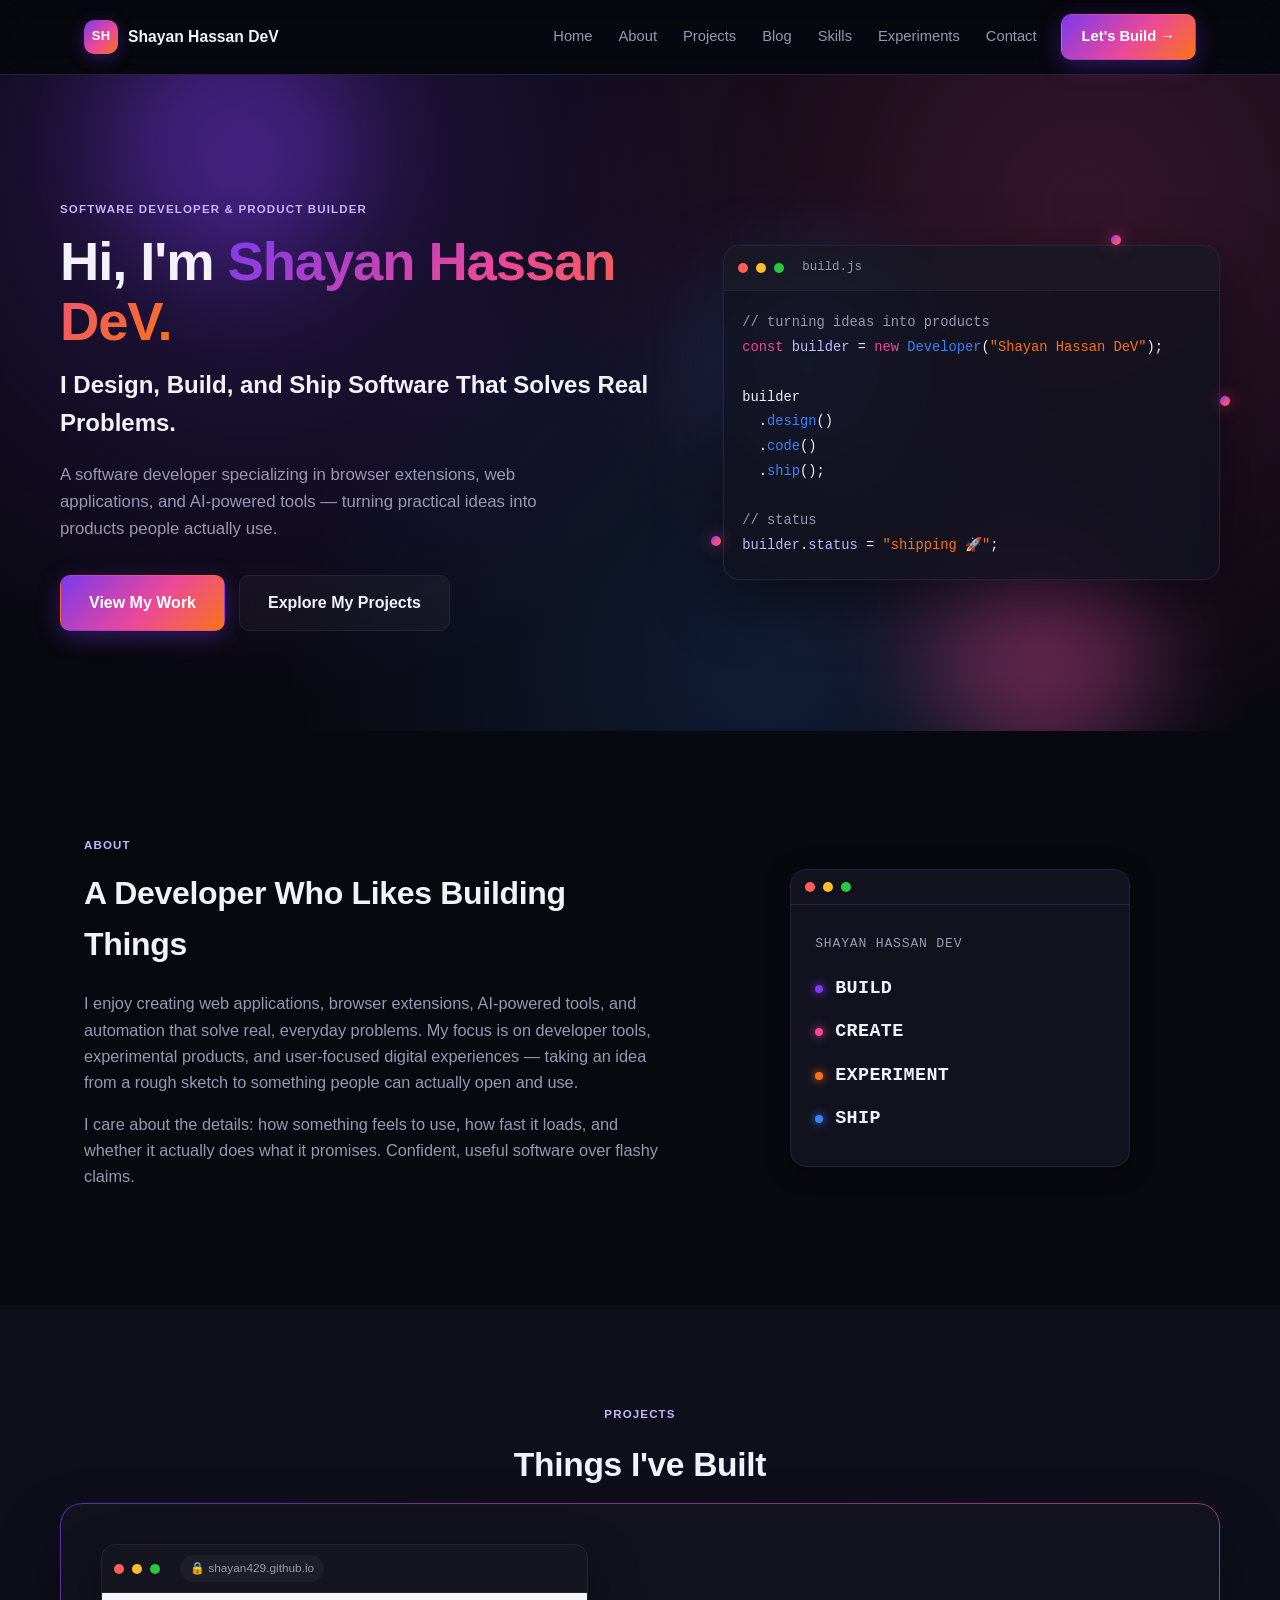
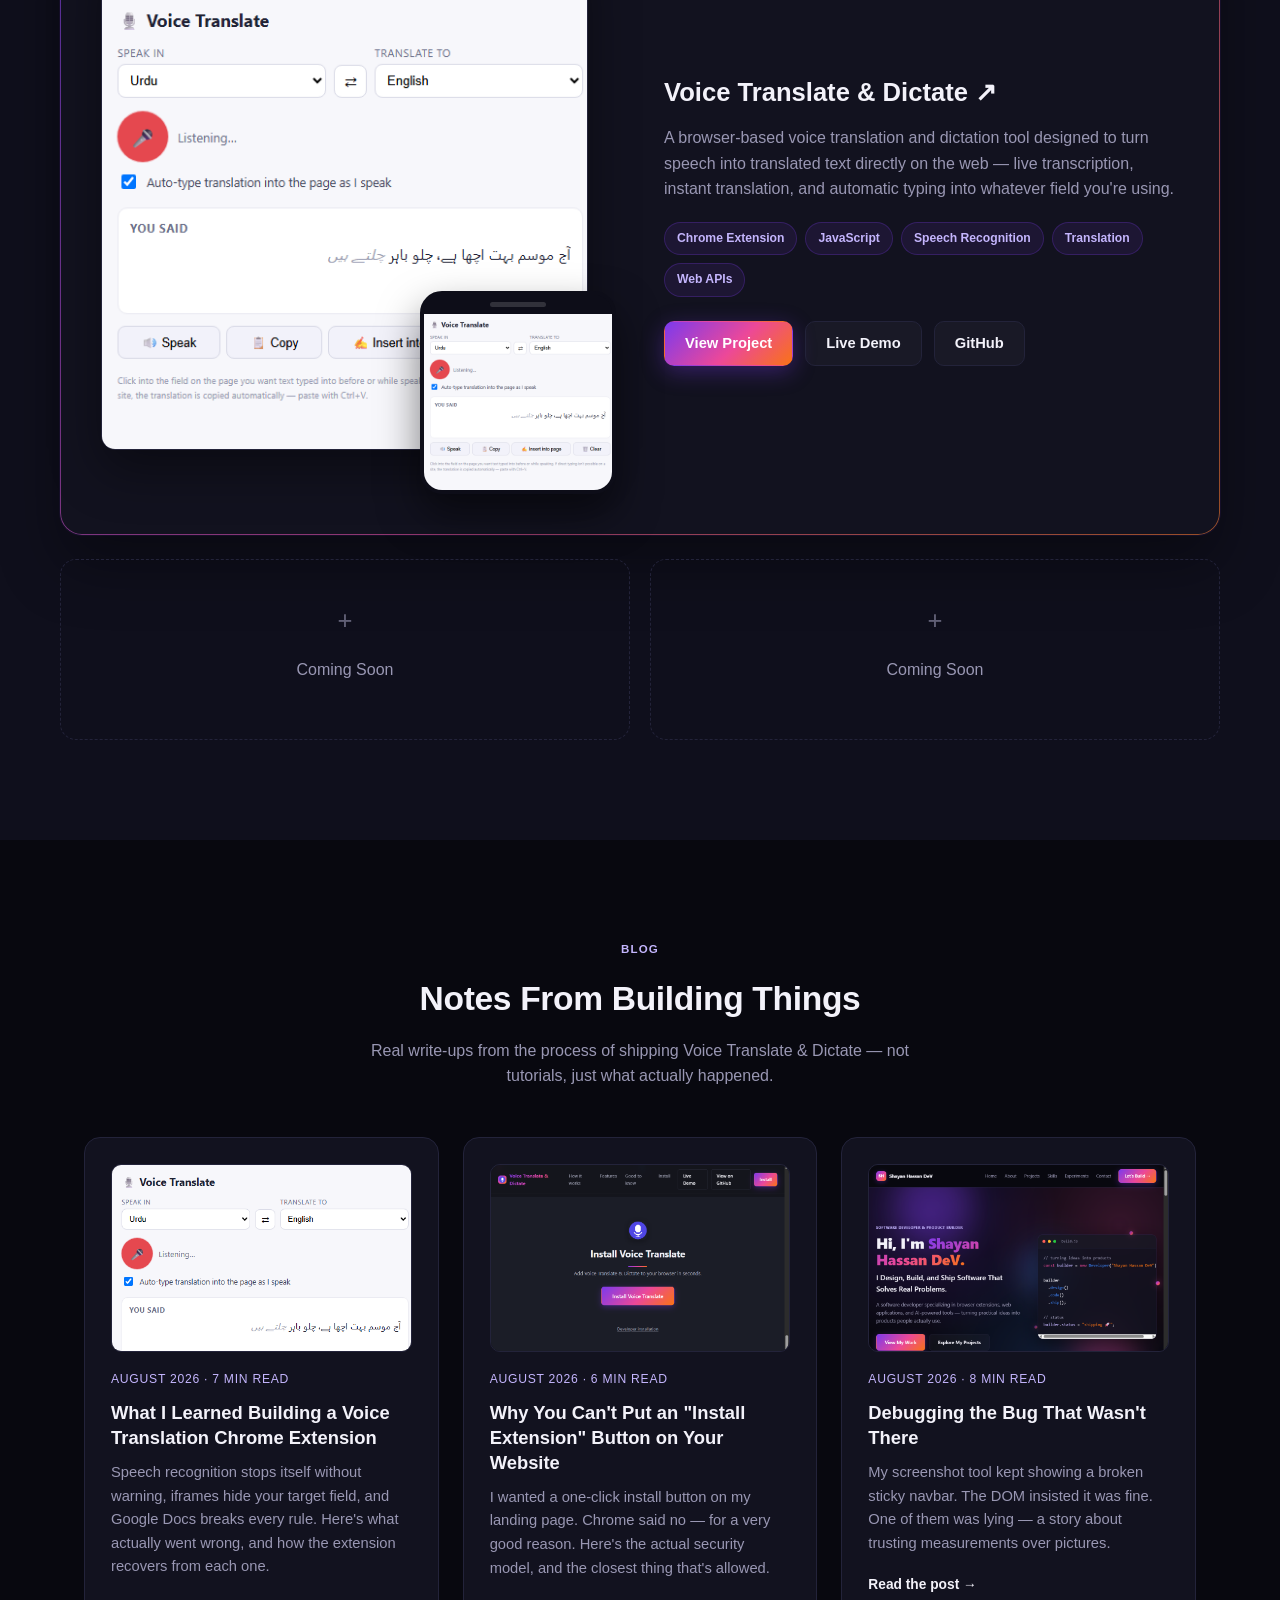
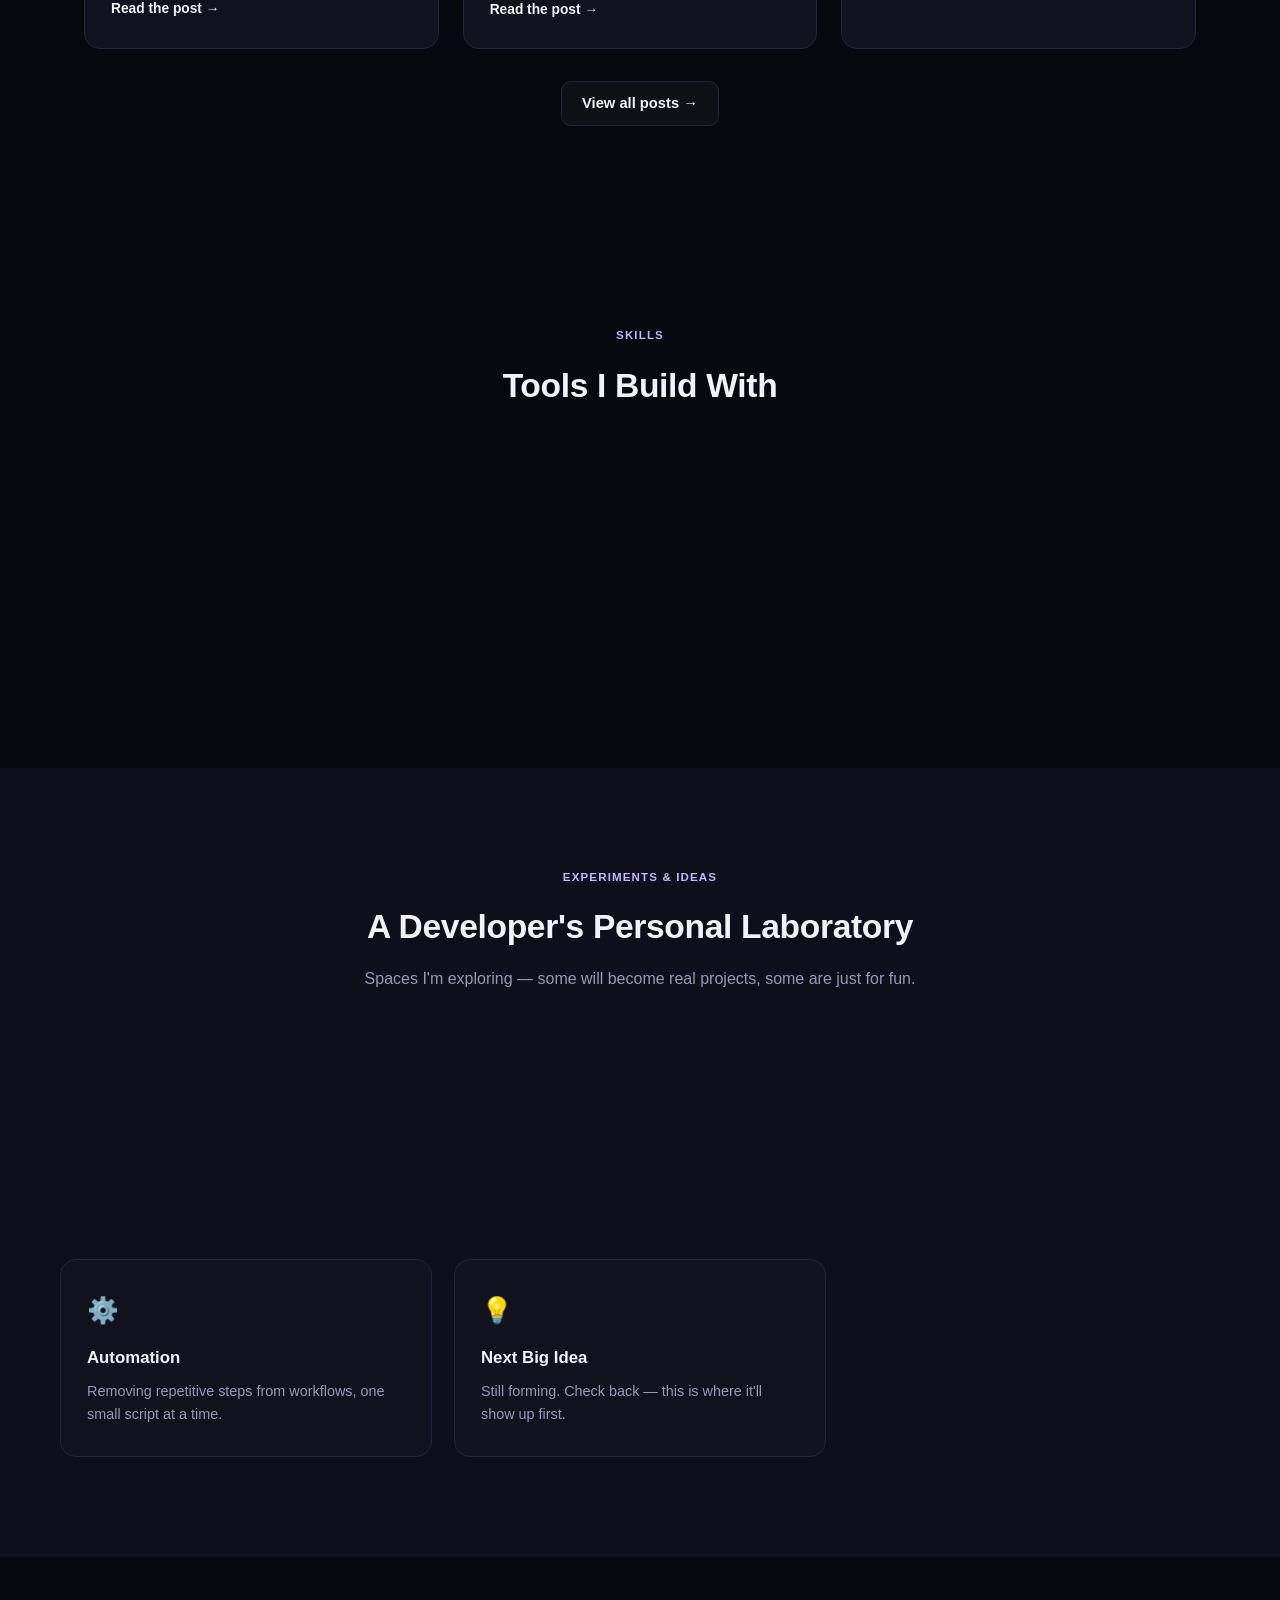
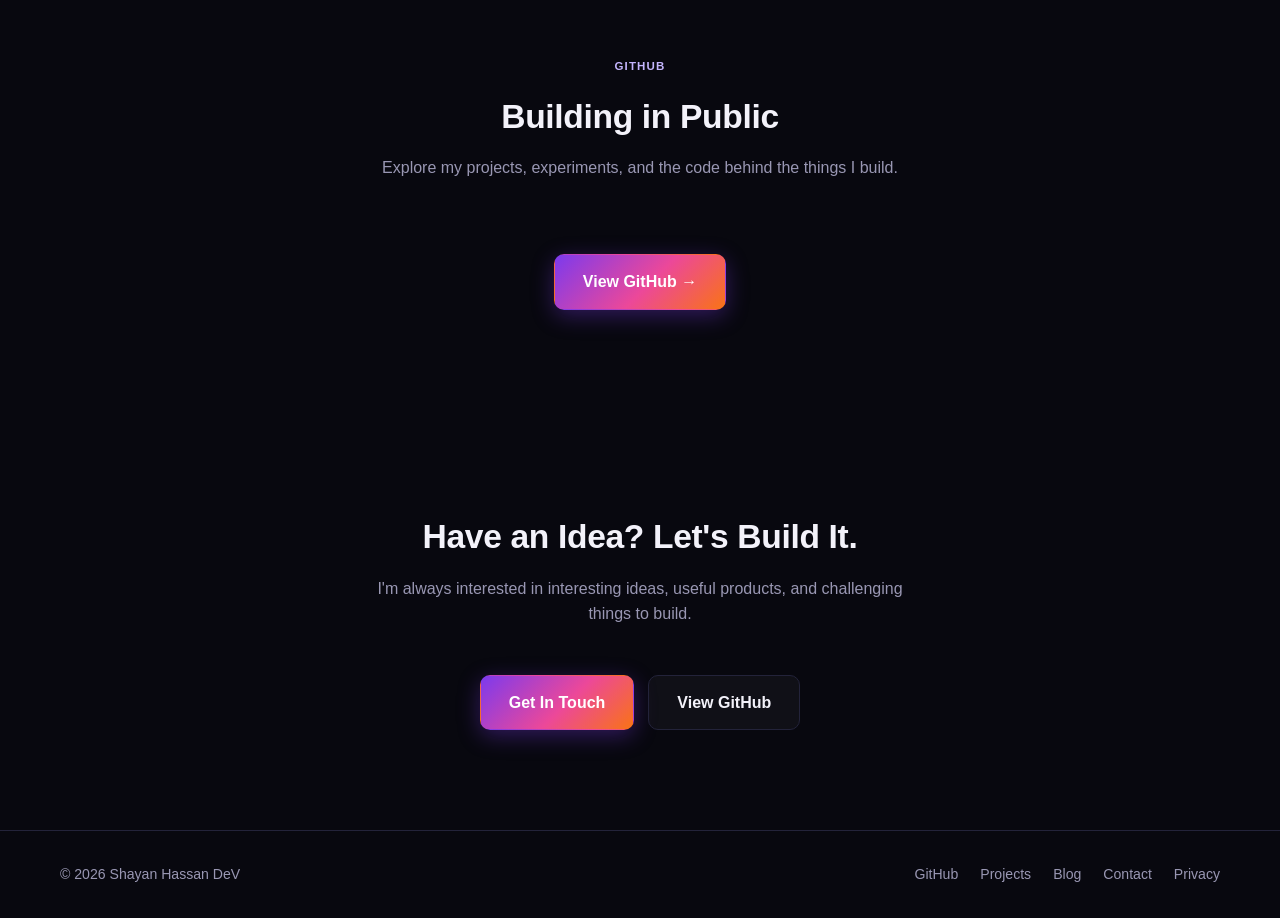
<file: index.html>
<!DOCTYPE html>
<html lang="en">
<head>
<meta charset="UTF-8">
<meta name="viewport" content="width=device-width, initial-scale=1.0">
<title>Shayan Hassan DeV — Developer & Product Builder</title>
<meta name="description" content="Shayan Hassan DeV — developer, creator, and builder focused on browser extensions, web applications, AI-powered tools, and ideas that turn into useful products.">
<link rel="icon" href="[data-uri]">
<link rel="stylesheet" href="styles.css">
<meta name="google-site-verification" content="bQC1pGmNEW0N8Lj31dGwKUFsD0Aoah-lHNknXXUdQa4" />
<meta name="google-adsense-account" content="ca-pub-3437112698206021">
<script async src="https://pagead2.googlesyndication.com/pagead/js/adsbygoogle.js?client=ca-pub-3437112698206021" crossorigin="anonymous"></script>
</head>
<body>

<header class="nav" id="siteNav">
  <div class="nav-inner">
    <a class="brand" href="#top">
      <span class="monogram">SH</span>
      <span class="brand-name">Shayan Hassan DeV</span>
    </a>
    <nav class="nav-links" id="navLinks">
      <a href="#top">Home</a>
      <a href="#about">About</a>
      <a href="#projects">Projects</a>
      <a href="#blog">Blog</a>
      <a href="#skills">Skills</a>
      <a href="#experiments">Experiments</a>
      <a href="#contact">Contact</a>
    </nav>
    <a class="btn btn-primary nav-cta" href="#contact">Let's Build →</a>
    <button class="nav-toggle" id="navToggle" aria-label="Toggle menu" aria-expanded="false">
      <span></span><span></span><span></span>
    </button>
  </div>
</header>

<main id="top">

  <section class="hero">
    <div class="hero-bg" aria-hidden="true">
      <span class="orb orb-1"></span>
      <span class="orb orb-2"></span>
      <span class="orb orb-3"></span>
    </div>
    <div class="hero-grid">
      <div class="hero-copy reveal">
        <p class="eyebrow">Software Developer &amp; Product Builder</p>
        <h1>Hi, I'm <span class="grad-text">Shayan Hassan DeV.</span></h1>
        <h2 class="hero-sub-heading">I Design, Build, and Ship Software That Solves Real Problems.</h2>
        <p class="hero-desc">
          A software developer specializing in browser extensions, web applications, and AI-powered
          tools — turning practical ideas into products people actually use.
        </p>
        <div class="hero-actions">
          <a class="btn btn-primary btn-lg" href="#projects">View My Work</a>
          <a class="btn btn-ghost btn-lg" href="#projects">Explore My Projects</a>
        </div>
      </div>

      <div class="hero-visual reveal">
        <div class="code-panel">
          <div class="code-panel-bar">
            <span class="dot red"></span><span class="dot yellow"></span><span class="dot green"></span>
            <span class="code-panel-title">build.js</span>
          </div>
          <pre class="code-lines"><span class="cm">// turning ideas into products</span>
<span class="kw">const</span> <span class="va">builder</span> = <span class="kw">new</span> <span class="fn">Developer</span>(<span class="st">"Shayan Hassan DeV"</span>);

builder
  .<span class="fn">design</span>()
  .<span class="fn">code</span>()
  .<span class="fn">ship</span>();

<span class="cm">// status</span>
<span class="va">builder</span>.<span class="va">status</span> = <span class="st">"shipping 🚀"</span>;</pre>
        </div>
        <div class="node node-1"></div>
        <div class="node node-2"></div>
        <div class="node node-3"></div>
      </div>
    </div>
  </section>

  <section id="about" class="section">
    <div class="about-grid">
      <div class="reveal">
        <p class="eyebrow">About</p>
        <h2 class="section-title-left">A Developer Who Likes Building Things</h2>
        <p class="about-copy">
          I enjoy creating web applications, browser extensions, AI-powered tools, and automation
          that solve real, everyday problems. My focus is on developer tools, experimental products,
          and user-focused digital experiences — taking an idea from a rough sketch to something
          people can actually open and use.
        </p>
        <p class="about-copy">
          I care about the details: how something feels to use, how fast it loads, and whether it
          actually does what it promises. Confident, useful software over flashy claims.
        </p>
      </div>
      <div class="reveal">
        <div class="dev-card">
          <div class="dev-card-bar">
            <span class="dot red"></span><span class="dot yellow"></span><span class="dot green"></span>
          </div>
          <div class="dev-card-body">
            <p class="dev-card-name">SHAYAN HASSAN DEV</p>
            <ul class="dev-card-list">
              <li><span class="bullet b1"></span>BUILD</li>
              <li><span class="bullet b2"></span>CREATE</li>
              <li><span class="bullet b3"></span>EXPERIMENT</li>
              <li><span class="bullet b4"></span>SHIP</li>
            </ul>
          </div>
        </div>
      </div>
    </div>
  </section>

  <section id="projects" class="section section-alt">
    <p class="eyebrow center">Projects</p>
    <h2 class="section-title-center">Things I've Built</h2>

    <div class="featured-project reveal">
      <div class="featured-visual">
        <a class="device-frame device-laptop" href="https://shayan429.github.io/voice-translate-extension/" target="_blank" rel="noopener" aria-label="Open Voice Translate & Dictate">
          <div class="browser-bar">
            <span class="dot red"></span><span class="dot yellow"></span><span class="dot green"></span>
            <span class="browser-addr">🔒 shayan429.github.io</span>
          </div>
          <img src="assets/voice-translate-screenshot.png" alt="Voice Translate & Dictate side panel, shown on desktop" loading="lazy">
        </a>
        <a class="device-frame device-phone" href="https://shayan429.github.io/voice-translate-extension/" target="_blank" rel="noopener" aria-label="Open Voice Translate & Dictate">
          <div class="phone-notch"></div>
          <img src="assets/voice-translate-screenshot.png" alt="Voice Translate & Dictate side panel, shown on mobile" loading="lazy">
        </a>
      </div>
      <div class="featured-copy">
        <h3><a class="project-title-link" href="https://shayan429.github.io/voice-translate-extension/" target="_blank" rel="noopener">Voice Translate &amp; Dictate ↗</a></h3>
        <p>
          A browser-based voice translation and dictation tool designed to turn speech into
          translated text directly on the web — live transcription, instant translation, and
          automatic typing into whatever field you're using.
        </p>
        <div class="tags">
          <span class="tag">Chrome Extension</span>
          <span class="tag">JavaScript</span>
          <span class="tag">Speech Recognition</span>
          <span class="tag">Translation</span>
          <span class="tag">Web APIs</span>
        </div>
        <div class="featured-actions">
          <a class="btn btn-primary" href="https://shayan429.github.io/voice-translate-extension/" target="_blank" rel="noopener">View Project</a>
          <a class="btn btn-ghost" href="https://shayan429.github.io/voice-translate-extension/" target="_blank" rel="noopener">Live Demo</a>
          <a class="btn btn-ghost" href="https://github.com/shayan429/voice-translate-extension" target="_blank" rel="noopener">GitHub</a>
        </div>
      </div>
    </div>

    <div class="coming-soon-grid">
      <div class="coming-soon-card reveal">
        <span class="cs-icon">+</span>
        <p>Coming Soon</p>
      </div>
      <div class="coming-soon-card reveal">
        <span class="cs-icon">+</span>
        <p>Coming Soon</p>
      </div>
    </div>
  </section>

  <section id="blog" class="section">
    <p class="eyebrow center">Blog</p>
    <h2 class="section-title-center">Notes From Building Things</h2>
    <p class="section-sub-center">Real write-ups from the process of shipping Voice Translate &amp; Dictate — not tutorials, just what actually happened.</p>

    <div class="blog-grid">
      <a class="blog-card reveal" href="blog/voice-extension-lessons.html">
        <img class="blog-card-thumb" src="assets/voice-translate-screenshot.png" alt="Voice Translate & Dictate side panel UI">
        <span class="blog-card-date">August 2026 · 7 min read</span>
        <h3>What I Learned Building a Voice Translation Chrome Extension</h3>
        <p>Speech recognition stops itself without warning, iframes hide your target field, and Google Docs breaks every rule. Here's what actually went wrong, and how the extension recovers from each one.</p>
        <span class="blog-card-cta">Read the post →</span>
      </a>
      <a class="blog-card reveal" href="blog/no-install-button.html">
        <img class="blog-card-thumb" src="assets/blog-install-section.png" alt="The Install Voice Translate button on the extension's landing page">
        <span class="blog-card-date">August 2026 · 6 min read</span>
        <h3>Why You Can't Put an "Install Extension" Button on Your Website</h3>
        <p>I wanted a one-click install button on my landing page. Chrome said no — for a very good reason. Here's the actual security model, and the closest thing that's allowed.</p>
        <span class="blog-card-cta">Read the post →</span>
      </a>
      <a class="blog-card reveal" href="blog/debugging-the-bug-that-wasnt-there.html">
        <img class="blog-card-thumb" src="assets/blog-personal-hero.png" alt="This personal site's hero section, the subject of the debugging story">
        <span class="blog-card-date">August 2026 · 8 min read</span>
        <h3>Debugging the Bug That Wasn't There</h3>
        <p>My screenshot tool kept showing a broken sticky navbar. The DOM insisted it was fine. One of them was lying — a story about trusting measurements over pictures.</p>
        <span class="blog-card-cta">Read the post →</span>
      </a>
    </div>

    <div class="blog-more">
      <a class="btn btn-ghost" href="blog/index.html">View all posts →</a>
    </div>
  </section>

  <section id="skills" class="section">
    <p class="eyebrow center">Skills</p>
    <h2 class="section-title-center">Tools I Build With</h2>

    <div class="skills-grid">
      <div class="skill-card reveal">
        <h3><span class="skill-dot d1"></span>Development</h3>
        <div class="tags">
          <span class="tag">JavaScript</span>
          <span class="tag">TypeScript</span>
          <span class="tag">HTML</span>
          <span class="tag">CSS</span>
          <span class="tag">React</span>
          <span class="tag">Git</span>
          <span class="tag">GitHub</span>
        </div>
      </div>
      <div class="skill-card reveal">
        <h3><span class="skill-dot d2"></span>Web &amp; Browser</h3>
        <div class="tags">
          <span class="tag">Browser Extensions</span>
          <span class="tag">Chrome Extension APIs</span>
          <span class="tag">Web APIs</span>
          <span class="tag">Responsive Design</span>
        </div>
      </div>
      <div class="skill-card reveal">
        <h3><span class="skill-dot d3"></span>AI &amp; Automation</h3>
        <div class="tags">
          <span class="tag">AI-Powered APIs</span>
          <span class="tag">Automation</span>
          <span class="tag">API Integration</span>
          <span class="tag">Voice Interfaces</span>
        </div>
      </div>
    </div>
  </section>

  <section id="experiments" class="section section-alt">
    <p class="eyebrow center">Experiments &amp; Ideas</p>
    <h2 class="section-title-center">A Developer's Personal Laboratory</h2>
    <p class="section-sub-center">Spaces I'm exploring — some will become real projects, some are just for fun.</p>

    <div class="experiments-grid">
      <div class="experiment-card reveal">
        <span class="exp-icon">🤖</span>
        <h3>AI Tools</h3>
        <p>Exploring where AI-powered services can make everyday tools genuinely more useful.</p>
      </div>
      <div class="experiment-card reveal">
        <span class="exp-icon">🧩</span>
        <h3>Browser Experiments</h3>
        <p>Small extensions and scripts that push on what a browser tab can do.</p>
      </div>
      <div class="experiment-card reveal">
        <span class="exp-icon">🎙️</span>
        <h3>Voice Interfaces</h3>
        <p>Speech as an input method — dictation, translation, and hands-free interaction.</p>
      </div>
      <div class="experiment-card reveal">
        <span class="exp-icon">⚙️</span>
        <h3>Automation</h3>
        <p>Removing repetitive steps from workflows, one small script at a time.</p>
      </div>
      <div class="experiment-card reveal">
        <span class="exp-icon">💡</span>
        <h3>Next Big Idea</h3>
        <p>Still forming. Check back — this is where it'll show up first.</p>
      </div>
    </div>
  </section>

  <section id="github" class="section github-section">
    <p class="eyebrow center">GitHub</p>
    <h2 class="section-title-center">Building in Public</h2>
    <p class="section-sub-center">Explore my projects, experiments, and the code behind the things I build.</p>
    <p class="github-stat" id="githubStat"></p>
    <a class="btn btn-primary btn-lg" href="https://github.com/shayan429" target="_blank" rel="noopener">View GitHub →</a>
  </section>

  <section id="contact" class="section contact-section">
    <h2 class="section-title-center">Have an Idea? Let's Build It.</h2>
    <p class="section-sub-center">I'm always interested in interesting ideas, useful products, and challenging things to build.</p>
    <div class="hero-actions center">
      <a class="btn btn-primary btn-lg" href="https://github.com/shayan429" target="_blank" rel="noopener">Get In Touch</a>
      <a class="btn btn-ghost btn-lg" href="https://github.com/shayan429" target="_blank" rel="noopener">View GitHub</a>
    </div>
  </section>

</main>

<footer class="footer">
  <div class="footer-inner">
    <span>© 2026 Shayan Hassan DeV</span>
    <div class="footer-links">
      <a href="https://github.com/shayan429" target="_blank" rel="noopener">GitHub</a>
      <a href="#projects">Projects</a>
      <a href="blog/index.html">Blog</a>
      <a href="#contact">Contact</a>
      <a href="privacy.html">Privacy</a>
    </div>
  </div>
</footer>

<script src="script.js"></script>
</body>
</html>
</file>
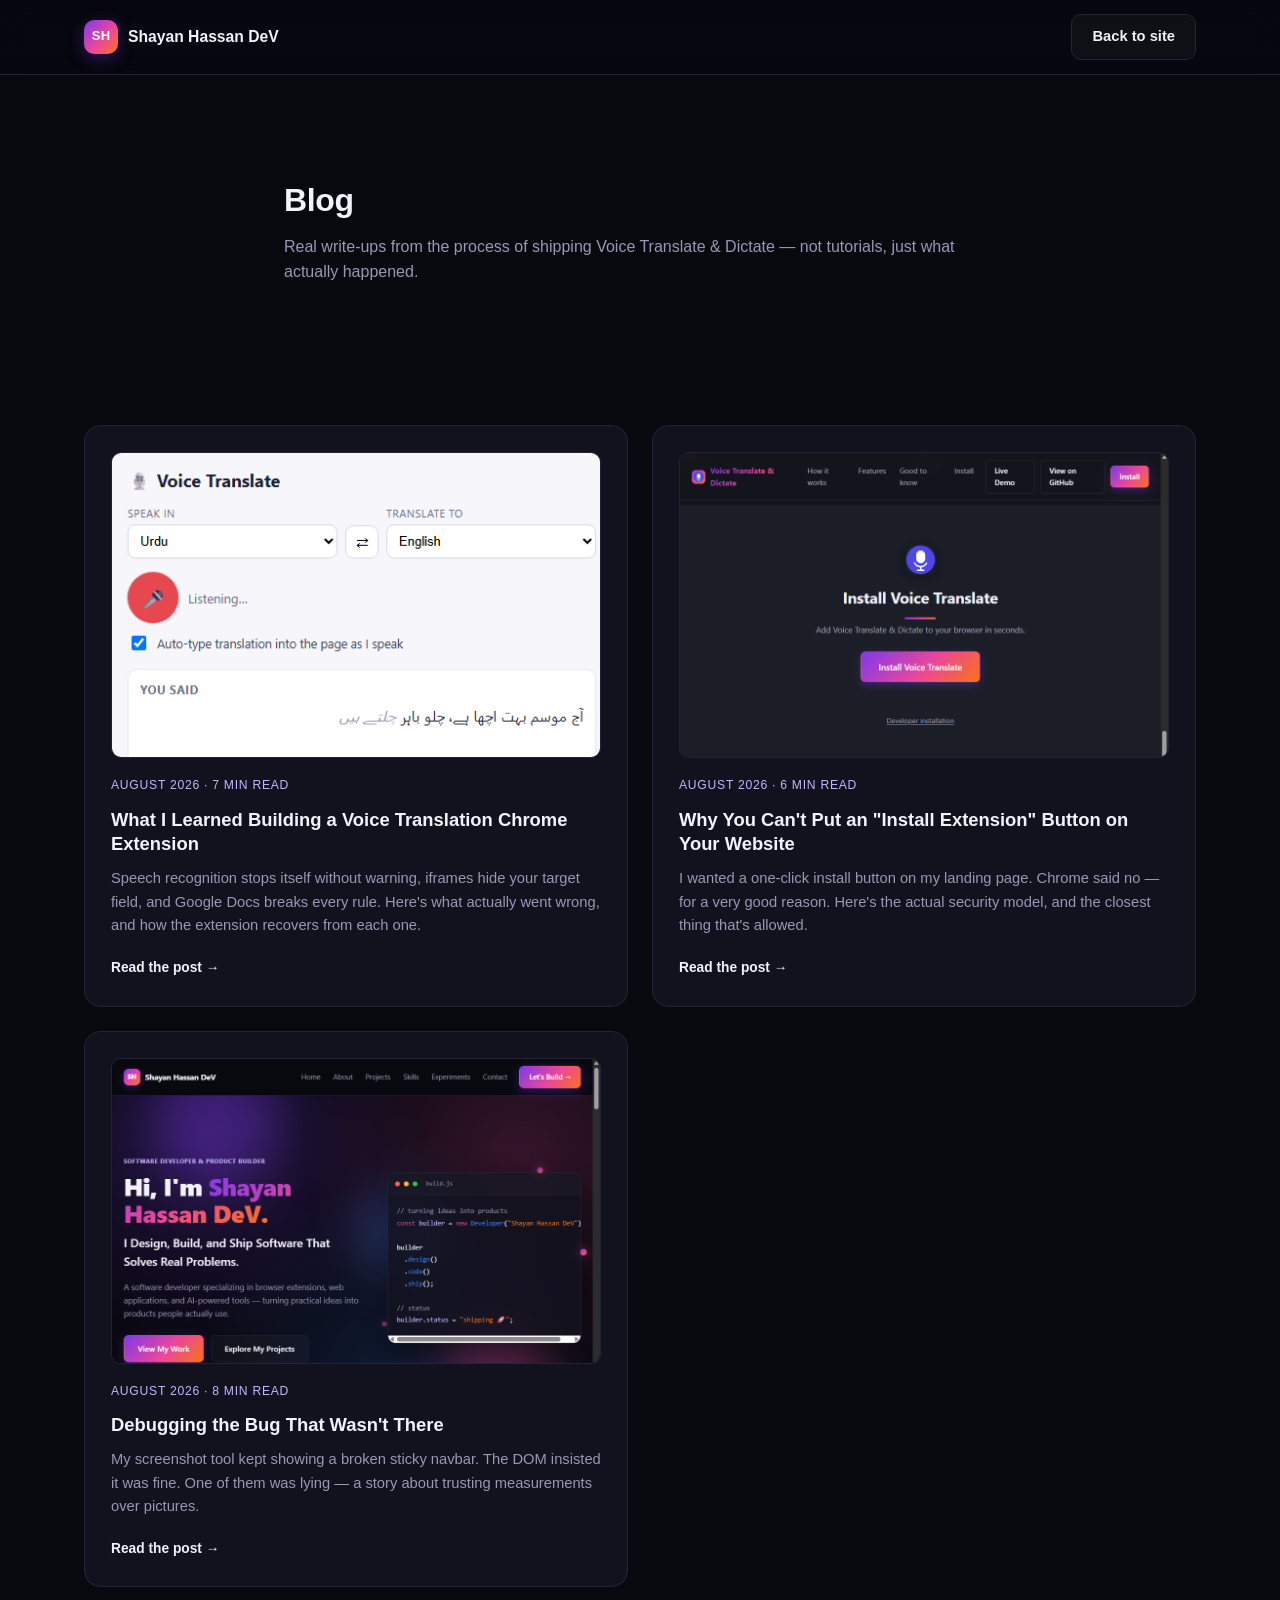
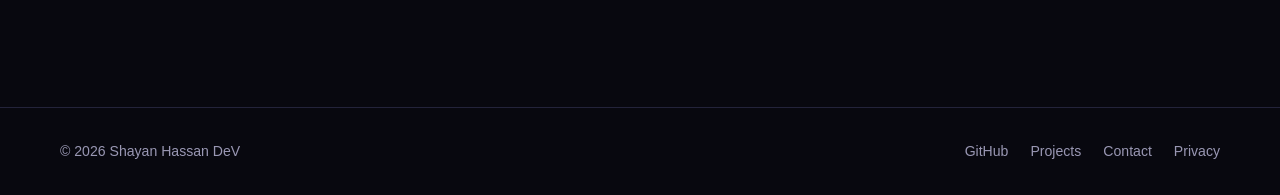
<file: blog/index.html>
<!DOCTYPE html>
<html lang="en">
<head>
<meta charset="UTF-8">
<meta name="viewport" content="width=device-width, initial-scale=1.0">
<title>Blog — Shayan Hassan DeV</title>
<meta name="description" content="Write-ups on building Voice Translate & Dictate, browser extension development, and web debugging, from Shayan Hassan DeV.">
<link rel="icon" href="[data-uri]">
<link rel="stylesheet" href="../styles.css">
<meta name="google-adsense-account" content="ca-pub-3437112698206021">
<script async src="https://pagead2.googlesyndication.com/pagead/js/adsbygoogle.js?client=ca-pub-3437112698206021" crossorigin="anonymous"></script>
</head>
<body>

<header class="nav">
  <div class="nav-inner">
    <a class="brand" href="../index.html">
      <span class="monogram">SH</span>
      <span class="brand-name">Shayan Hassan DeV</span>
    </a>
    <div class="nav-ctas">
      <a class="btn btn-ghost nav-cta" href="../index.html">Back to site</a>
    </div>
  </div>
</header>

<main>
  <section class="section legal">
    <h1 class="section-title-left">Blog</h1>
    <p class="section-sub-left">Real write-ups from the process of shipping Voice Translate &amp; Dictate — not tutorials, just what actually happened.</p>
  </section>

  <section class="section" style="padding-top: 0;">
    <div class="blog-index-grid">
      <a class="blog-card reveal in-view" href="voice-extension-lessons.html">
        <img class="blog-card-thumb" src="../assets/voice-translate-screenshot.png" alt="Voice Translate & Dictate side panel UI">
        <span class="blog-card-date">August 2026 · 7 min read</span>
        <h3>What I Learned Building a Voice Translation Chrome Extension</h3>
        <p>Speech recognition stops itself without warning, iframes hide your target field, and Google Docs breaks every rule. Here's what actually went wrong, and how the extension recovers from each one.</p>
        <span class="blog-card-cta">Read the post →</span>
      </a>
      <a class="blog-card reveal in-view" href="no-install-button.html">
        <img class="blog-card-thumb" src="../assets/blog-install-section.png" alt="The Install Voice Translate button on the extension's landing page">
        <span class="blog-card-date">August 2026 · 6 min read</span>
        <h3>Why You Can't Put an "Install Extension" Button on Your Website</h3>
        <p>I wanted a one-click install button on my landing page. Chrome said no — for a very good reason. Here's the actual security model, and the closest thing that's allowed.</p>
        <span class="blog-card-cta">Read the post →</span>
      </a>
      <a class="blog-card reveal in-view" href="debugging-the-bug-that-wasnt-there.html">
        <img class="blog-card-thumb" src="../assets/blog-personal-hero.png" alt="This personal site's hero section, the subject of the debugging story">
        <span class="blog-card-date">August 2026 · 8 min read</span>
        <h3>Debugging the Bug That Wasn't There</h3>
        <p>My screenshot tool kept showing a broken sticky navbar. The DOM insisted it was fine. One of them was lying — a story about trusting measurements over pictures.</p>
        <span class="blog-card-cta">Read the post →</span>
      </a>
    </div>
  </section>
</main>

<footer class="footer">
  <div class="footer-inner">
    <span>© 2026 Shayan Hassan DeV</span>
    <div class="footer-links">
      <a href="https://github.com/shayan429" target="_blank" rel="noopener">GitHub</a>
      <a href="../index.html#projects">Projects</a>
      <a href="../index.html#contact">Contact</a>
      <a href="../privacy.html">Privacy</a>
    </div>
  </div>
</footer>

</body>
</html>
</file>
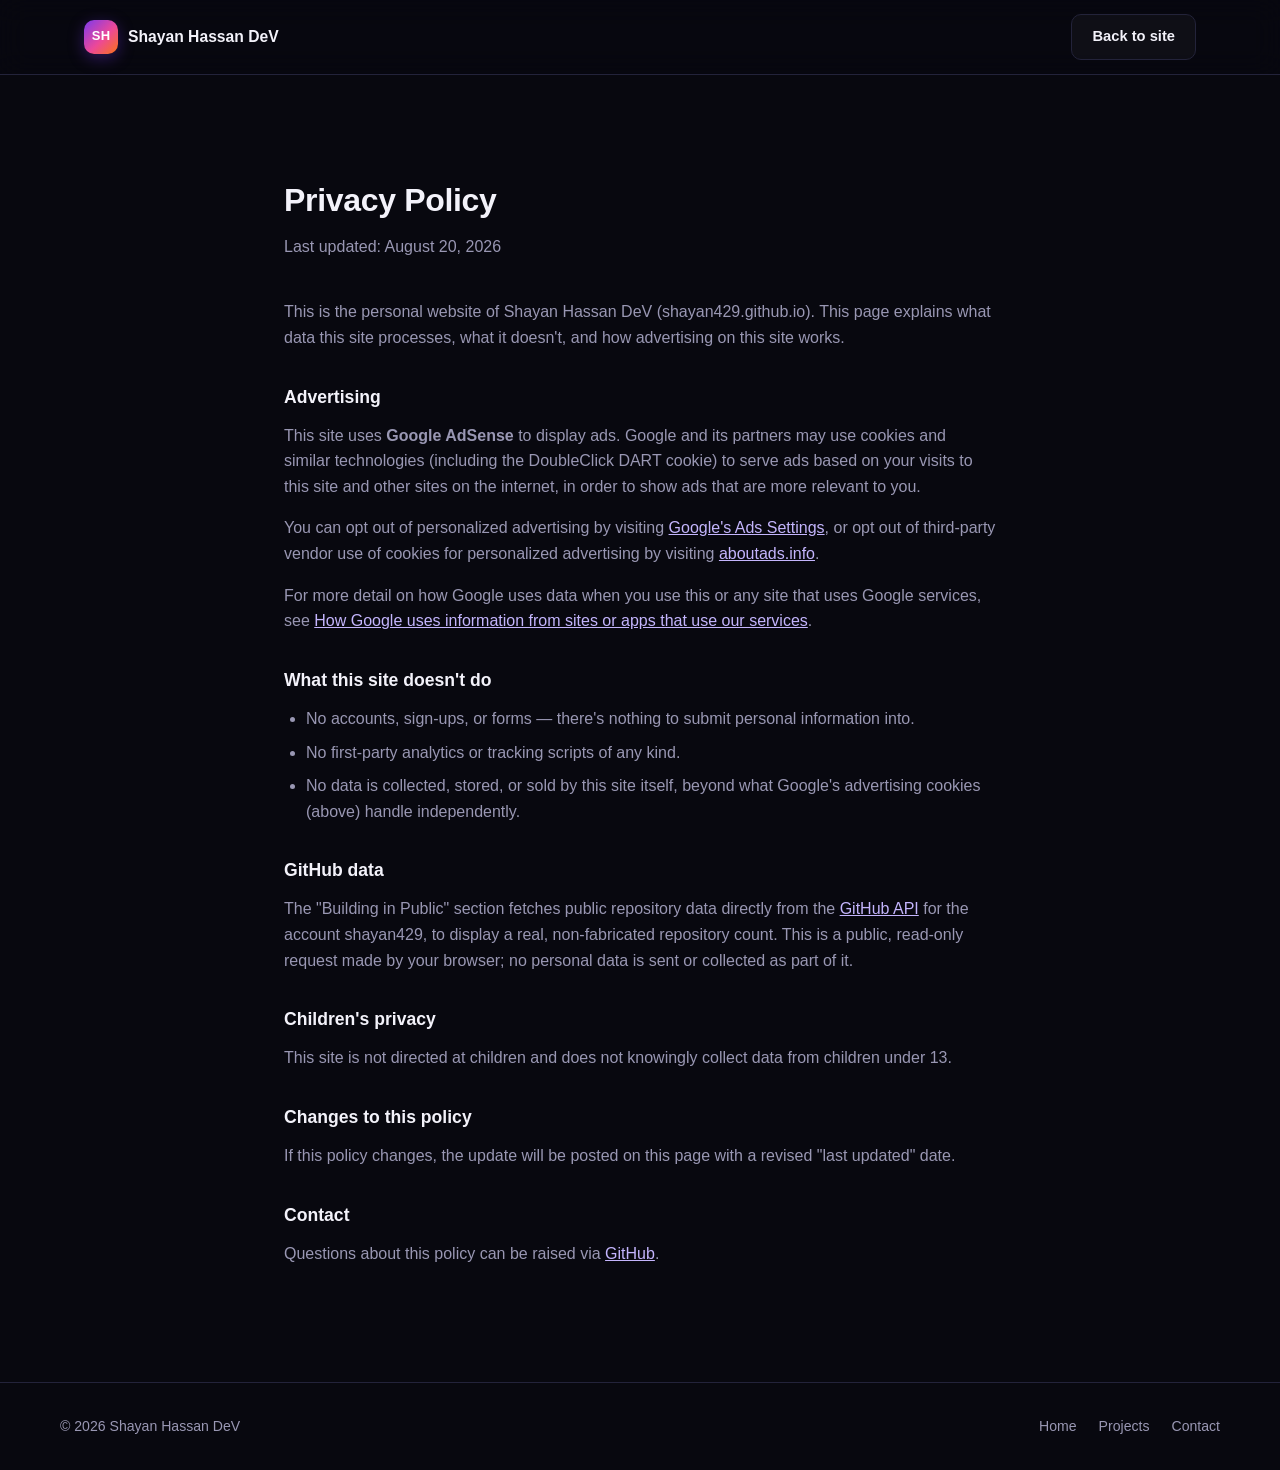
<file: privacy.html>
<!DOCTYPE html>
<html lang="en">
<head>
<meta charset="UTF-8">
<meta name="viewport" content="width=device-width, initial-scale=1.0">
<title>Privacy Policy — Shayan Hassan DeV</title>
<meta name="description" content="Privacy policy for shayan429.github.io, the personal developer site of Shayan Hassan DeV.">
<link rel="icon" href="[data-uri]">
<link rel="stylesheet" href="styles.css">
</head>
<body>

<header class="nav">
  <div class="nav-inner">
    <a class="brand" href="index.html">
      <span class="monogram">SH</span>
      <span class="brand-name">Shayan Hassan DeV</span>
    </a>
    <div class="nav-ctas">
      <a class="btn btn-ghost nav-cta" href="index.html">Back to site</a>
    </div>
  </div>
</header>

<main>
  <section class="section legal">
    <h1 class="section-title-left">Privacy Policy</h1>
    <p class="section-sub-left">Last updated: August 20, 2026</p>

    <div class="legal-body">
      <p>This is the personal website of Shayan Hassan DeV (shayan429.github.io). This page explains what data this site processes, what it doesn't, and how advertising on this site works.</p>

      <h3>Advertising</h3>
      <p>This site uses <strong>Google AdSense</strong> to display ads. Google and its partners may use cookies and similar technologies (including the DoubleClick DART cookie) to serve ads based on your visits to this site and other sites on the internet, in order to show ads that are more relevant to you.</p>
      <p>You can opt out of personalized advertising by visiting <a href="https://www.google.com/settings/ads" target="_blank" rel="noopener">Google's Ads Settings</a>, or opt out of third-party vendor use of cookies for personalized advertising by visiting <a href="https://www.aboutads.info/choices/" target="_blank" rel="noopener">aboutads.info</a>.</p>
      <p>For more detail on how Google uses data when you use this or any site that uses Google services, see <a href="https://policies.google.com/technologies/partner-sites" target="_blank" rel="noopener">How Google uses information from sites or apps that use our services</a>.</p>

      <h3>What this site doesn't do</h3>
      <ul>
        <li>No accounts, sign-ups, or forms — there's nothing to submit personal information into.</li>
        <li>No first-party analytics or tracking scripts of any kind.</li>
        <li>No data is collected, stored, or sold by this site itself, beyond what Google's advertising cookies (above) handle independently.</li>
      </ul>

      <h3>GitHub data</h3>
      <p>The "Building in Public" section fetches public repository data directly from the <a href="https://docs.github.com/en/rest" target="_blank" rel="noopener">GitHub API</a> for the account shayan429, to display a real, non-fabricated repository count. This is a public, read-only request made by your browser; no personal data is sent or collected as part of it.</p>

      <h3>Children's privacy</h3>
      <p>This site is not directed at children and does not knowingly collect data from children under 13.</p>

      <h3>Changes to this policy</h3>
      <p>If this policy changes, the update will be posted on this page with a revised "last updated" date.</p>

      <h3>Contact</h3>
      <p>Questions about this policy can be raised via <a href="https://github.com/shayan429" target="_blank" rel="noopener">GitHub</a>.</p>
    </div>
  </section>
</main>

<footer class="footer">
  <div class="footer-inner">
    <span>© 2026 Shayan Hassan DeV</span>
    <div class="footer-links">
      <a href="index.html">Home</a>
      <a href="index.html#projects">Projects</a>
      <a href="index.html#contact">Contact</a>
    </div>
  </div>
</footer>

</body>
</html>
</file>
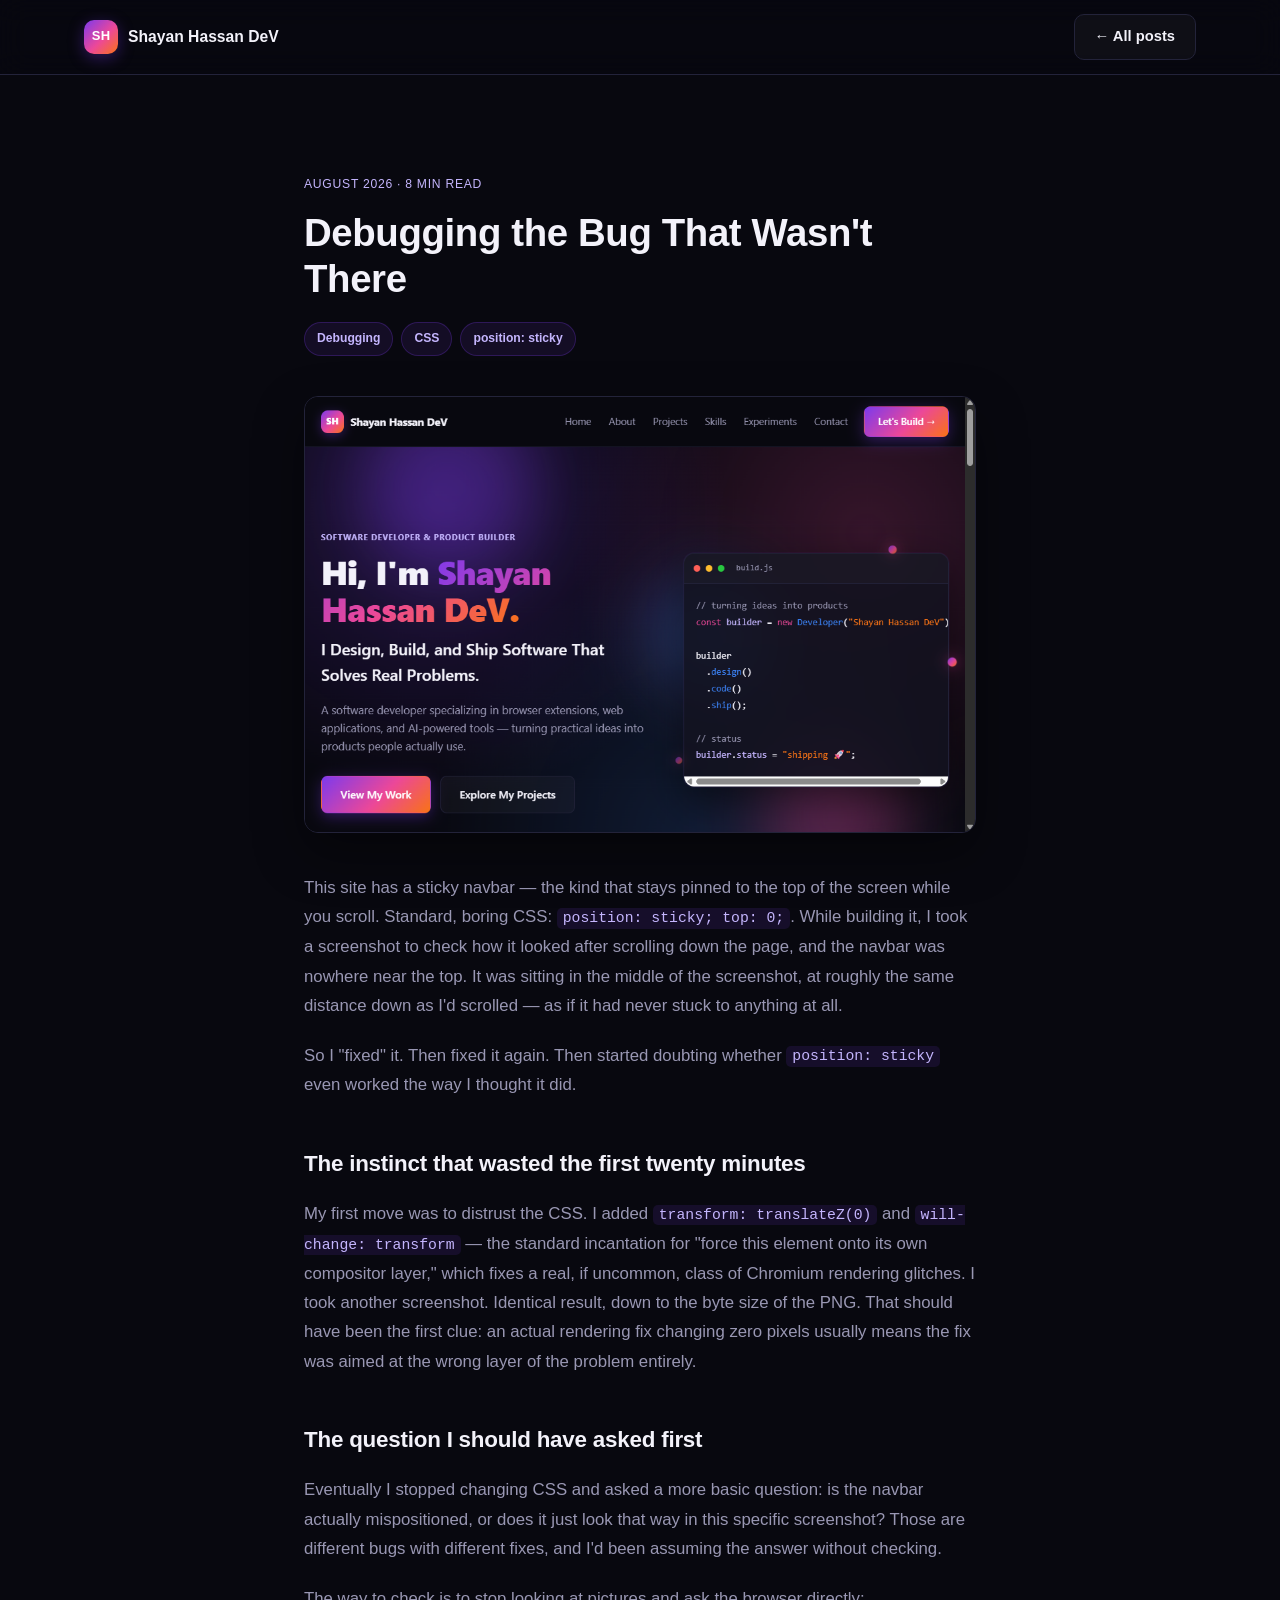
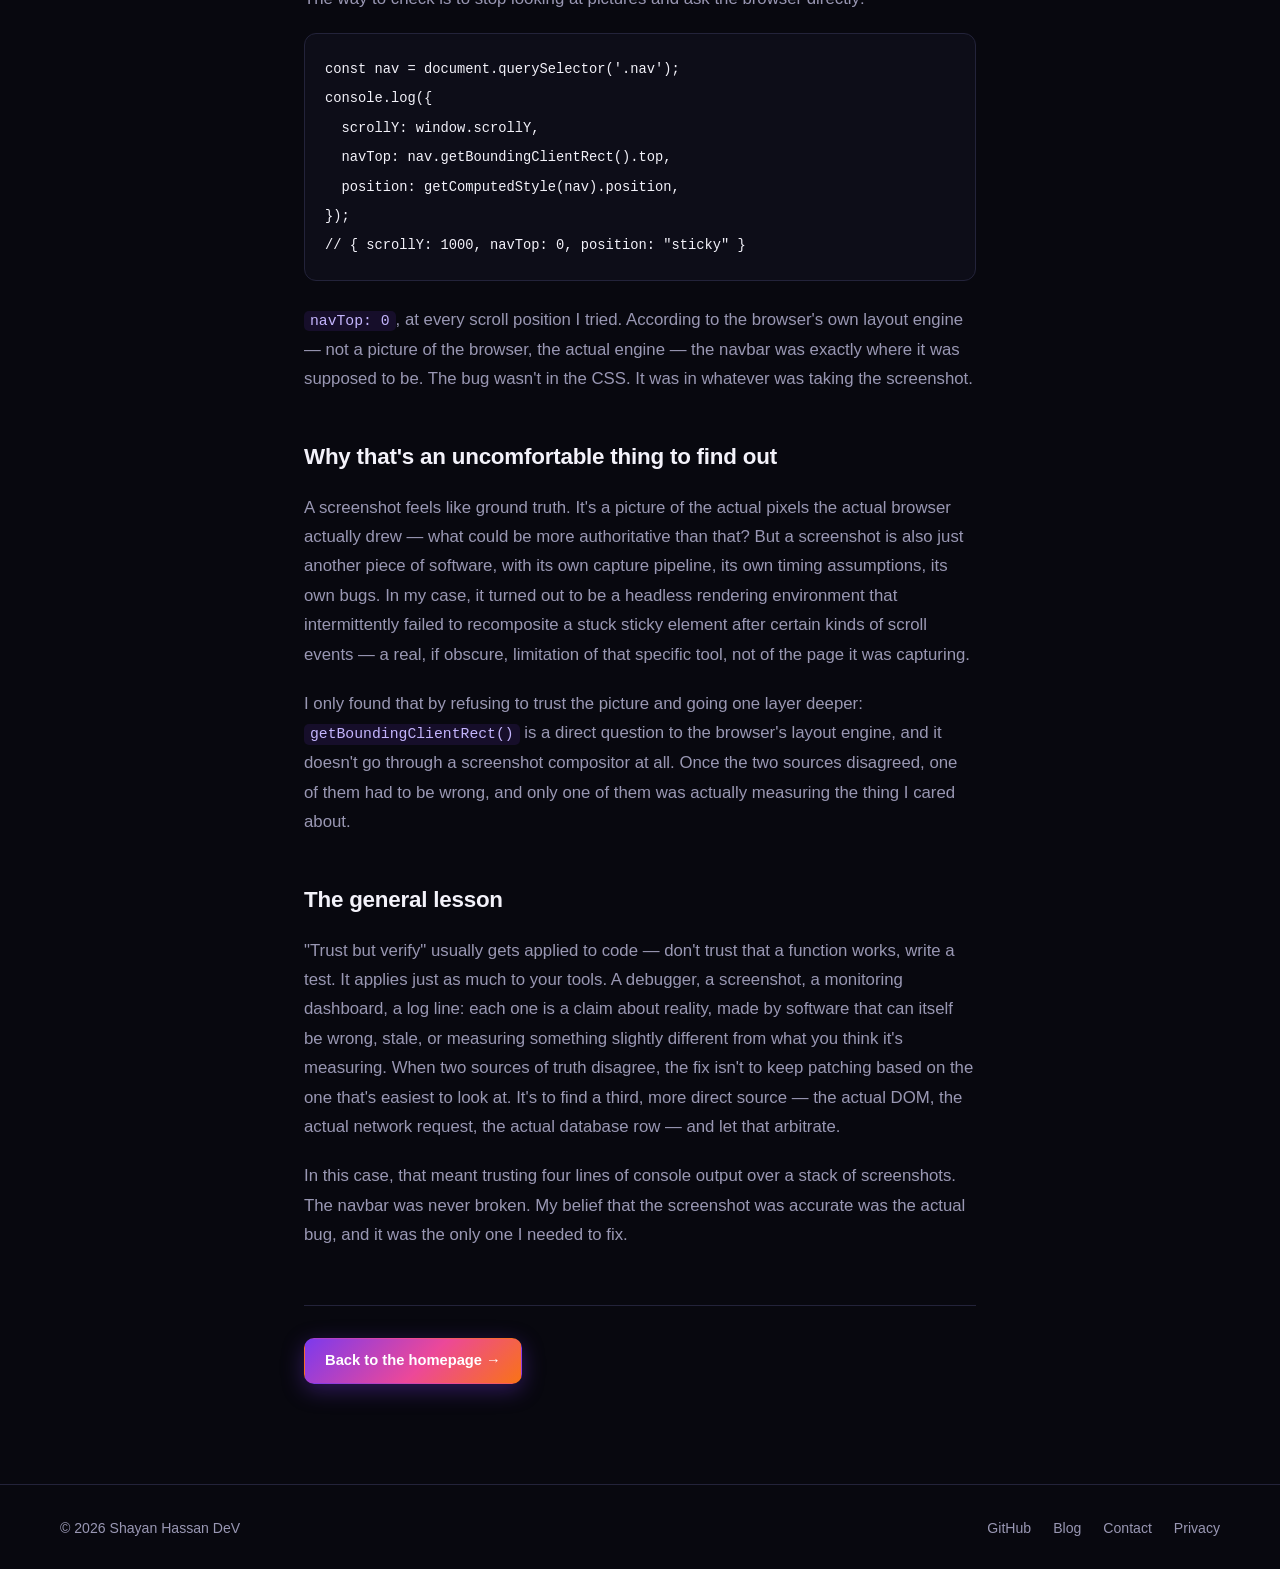
<file: blog/debugging-the-bug-that-wasnt-there.html>
<!DOCTYPE html>
<html lang="en">
<head>
<meta charset="UTF-8">
<meta name="viewport" content="width=device-width, initial-scale=1.0">
<title>Debugging the Bug That Wasn't There — Shayan Hassan DeV</title>
<meta name="description" content="A screenshot tool kept showing a broken sticky navbar. The DOM insisted it was fine. A story about trusting getBoundingClientRect over a picture, and what that says about debugging in general.">
<link rel="icon" href="[data-uri]">
<link rel="stylesheet" href="../styles.css">
<meta name="google-adsense-account" content="ca-pub-3437112698206021">
<script async src="https://pagead2.googlesyndication.com/pagead/js/adsbygoogle.js?client=ca-pub-3437112698206021" crossorigin="anonymous"></script>
</head>
<body>

<header class="nav">
  <div class="nav-inner">
    <a class="brand" href="../index.html">
      <span class="monogram">SH</span>
      <span class="brand-name">Shayan Hassan DeV</span>
    </a>
    <div class="nav-ctas">
      <a class="btn btn-ghost nav-cta" href="index.html">← All posts</a>
    </div>
  </div>
</header>

<main>
  <section class="section article">
    <div class="article-header">
      <span class="blog-card-date">August 2026 · 8 min read</span>
      <h1>Debugging the Bug That Wasn't There</h1>
      <div class="tags">
        <span class="tag">Debugging</span>
        <span class="tag">CSS</span>
        <span class="tag">position: sticky</span>
      </div>
    </div>

    <img class="article-hero-image" src="../assets/blog-personal-hero.png" alt="This site's hero section — the page whose navbar I spent an afternoon debugging">

    <div class="article-body">
      <p>This site has a sticky navbar — the kind that stays pinned to the top of the screen while you scroll. Standard, boring CSS: <code>position: sticky; top: 0;</code>. While building it, I took a screenshot to check how it looked after scrolling down the page, and the navbar was nowhere near the top. It was sitting in the middle of the screenshot, at roughly the same distance down as I'd scrolled — as if it had never stuck to anything at all.</p>

      <p>So I "fixed" it. Then fixed it again. Then started doubting whether <code>position: sticky</code> even worked the way I thought it did.</p>

      <h2>The instinct that wasted the first twenty minutes</h2>
      <p>My first move was to distrust the CSS. I added <code>transform: translateZ(0)</code> and <code>will-change: transform</code> — the standard incantation for "force this element onto its own compositor layer," which fixes a real, if uncommon, class of Chromium rendering glitches. I took another screenshot. Identical result, down to the byte size of the PNG. That should have been the first clue: an actual rendering fix changing zero pixels usually means the fix was aimed at the wrong layer of the problem entirely.</p>

      <h2>The question I should have asked first</h2>
      <p>Eventually I stopped changing CSS and asked a more basic question: is the navbar actually mispositioned, or does it just look that way in this specific screenshot? Those are different bugs with different fixes, and I'd been assuming the answer without checking.</p>
      <p>The way to check is to stop looking at pictures and ask the browser directly:</p>
      <pre><code>const nav = document.querySelector('.nav');
console.log({
  scrollY: window.scrollY,
  navTop: nav.getBoundingClientRect().top,
  position: getComputedStyle(nav).position,
});
// { scrollY: 1000, navTop: 0, position: "sticky" }</code></pre>
      <p><code>navTop: 0</code>, at every scroll position I tried. According to the browser's own layout engine — not a picture of the browser, the actual engine — the navbar was exactly where it was supposed to be. The bug wasn't in the CSS. It was in whatever was taking the screenshot.</p>

      <h2>Why that's an uncomfortable thing to find out</h2>
      <p>A screenshot feels like ground truth. It's a picture of the actual pixels the actual browser actually drew — what could be more authoritative than that? But a screenshot is also just another piece of software, with its own capture pipeline, its own timing assumptions, its own bugs. In my case, it turned out to be a headless rendering environment that intermittently failed to recomposite a stuck sticky element after certain kinds of scroll events — a real, if obscure, limitation of that specific tool, not of the page it was capturing.</p>
      <p>I only found that by refusing to trust the picture and going one layer deeper: <code>getBoundingClientRect()</code> is a direct question to the browser's layout engine, and it doesn't go through a screenshot compositor at all. Once the two sources disagreed, one of them had to be wrong, and only one of them was actually measuring the thing I cared about.</p>

      <h2>The general lesson</h2>
      <p>"Trust but verify" usually gets applied to code — don't trust that a function works, write a test. It applies just as much to your tools. A debugger, a screenshot, a monitoring dashboard, a log line: each one is a claim about reality, made by software that can itself be wrong, stale, or measuring something slightly different from what you think it's measuring. When two sources of truth disagree, the fix isn't to keep patching based on the one that's easiest to look at. It's to find a third, more direct source — the actual DOM, the actual network request, the actual database row — and let that arbitrate.</p>
      <p>In this case, that meant trusting four lines of console output over a stack of screenshots. The navbar was never broken. My belief that the screenshot was accurate was the actual bug, and it was the only one I needed to fix.</p>
    </div>

    <div class="article-footer">
      <a class="btn btn-primary" href="../index.html">Back to the homepage →</a>
    </div>
  </section>
</main>

<footer class="footer">
  <div class="footer-inner">
    <span>© 2026 Shayan Hassan DeV</span>
    <div class="footer-links">
      <a href="https://github.com/shayan429" target="_blank" rel="noopener">GitHub</a>
      <a href="index.html">Blog</a>
      <a href="../index.html#contact">Contact</a>
      <a href="../privacy.html">Privacy</a>
    </div>
  </div>
</footer>

</body>
</html>
</file>
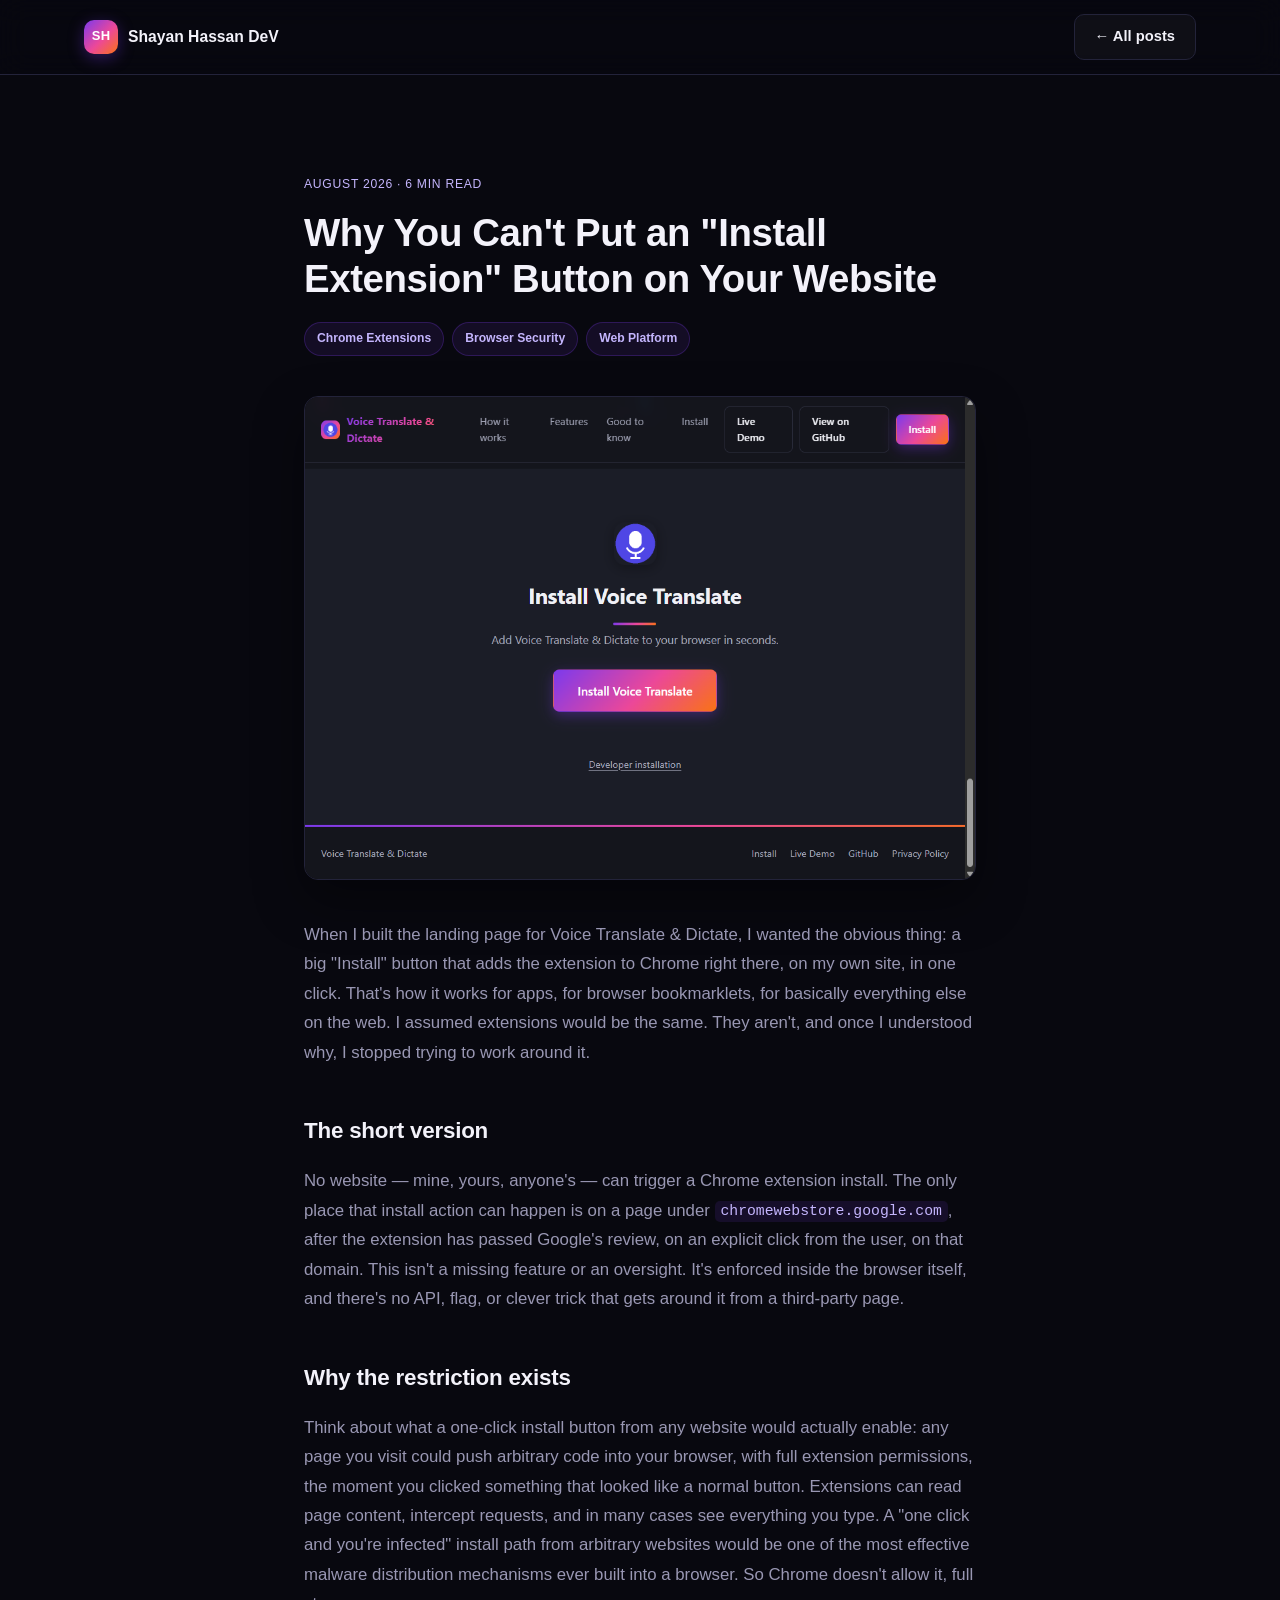
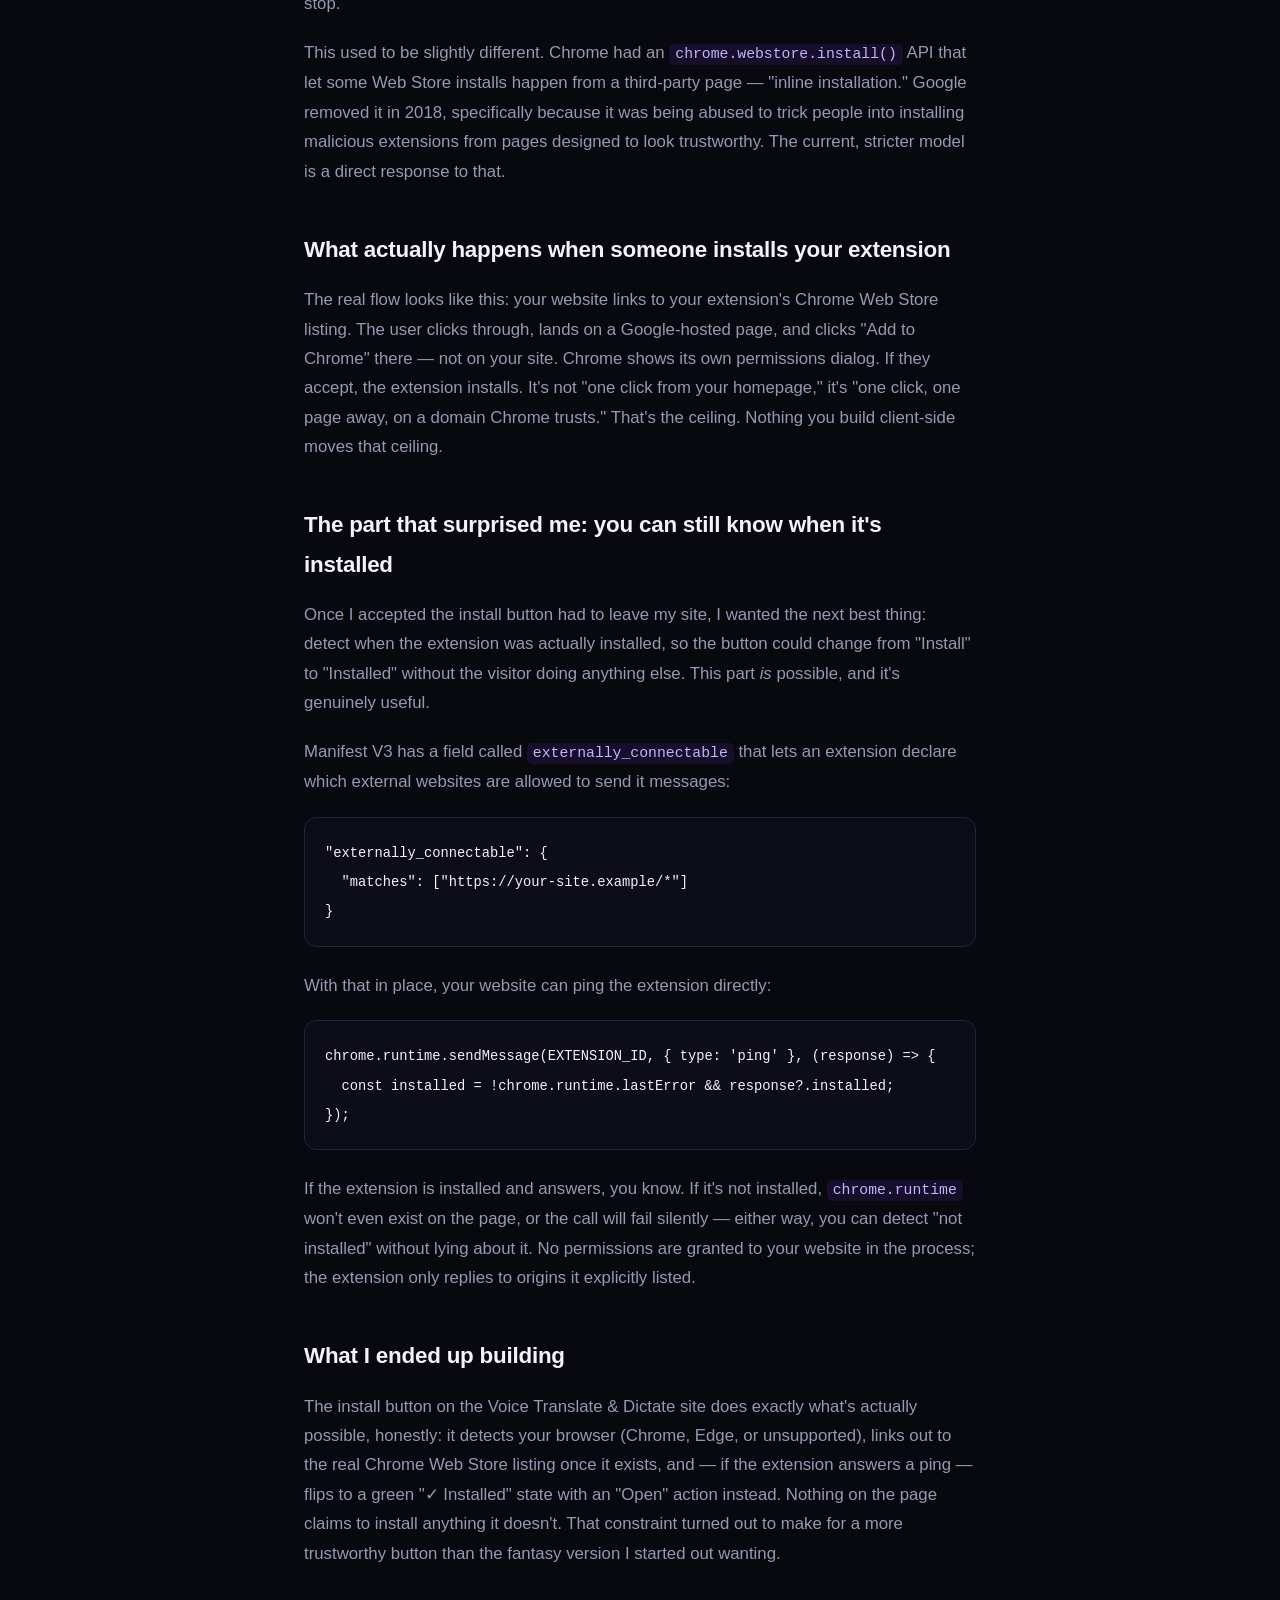
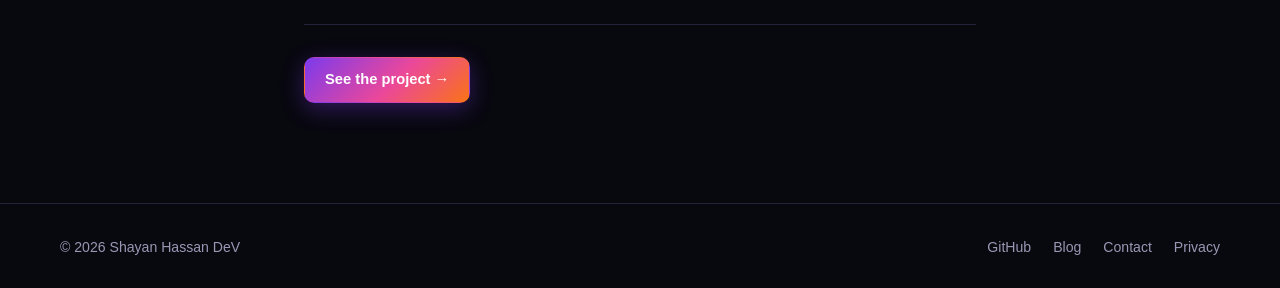
<file: blog/no-install-button.html>
<!DOCTYPE html>
<html lang="en">
<head>
<meta charset="UTF-8">
<meta name="viewport" content="width=device-width, initial-scale=1.0">
<title>Why You Can't Put an "Install Extension" Button on Your Website — Shayan Hassan DeV</title>
<meta name="description" content="Chrome won't let any website install an extension with one click, on purpose. Here's the actual security model, and the closest thing that's allowed — externally_connectable and the Chrome Web Store.">
<link rel="icon" href="[data-uri]">
<link rel="stylesheet" href="../styles.css">
<meta name="google-adsense-account" content="ca-pub-3437112698206021">
<script async src="https://pagead2.googlesyndication.com/pagead/js/adsbygoogle.js?client=ca-pub-3437112698206021" crossorigin="anonymous"></script>
</head>
<body>

<header class="nav">
  <div class="nav-inner">
    <a class="brand" href="../index.html">
      <span class="monogram">SH</span>
      <span class="brand-name">Shayan Hassan DeV</span>
    </a>
    <div class="nav-ctas">
      <a class="btn btn-ghost nav-cta" href="index.html">← All posts</a>
    </div>
  </div>
</header>

<main>
  <section class="section article">
    <div class="article-header">
      <span class="blog-card-date">August 2026 · 6 min read</span>
      <h1>Why You Can't Put an "Install Extension" Button on Your Website</h1>
      <div class="tags">
        <span class="tag">Chrome Extensions</span>
        <span class="tag">Browser Security</span>
        <span class="tag">Web Platform</span>
      </div>
    </div>

    <img class="article-hero-image" src="../assets/blog-install-section.png" alt="The Install Voice Translate button on the extension's own landing page">

    <div class="article-body">
      <p>When I built the landing page for Voice Translate &amp; Dictate, I wanted the obvious thing: a big "Install" button that adds the extension to Chrome right there, on my own site, in one click. That's how it works for apps, for browser bookmarklets, for basically everything else on the web. I assumed extensions would be the same. They aren't, and once I understood why, I stopped trying to work around it.</p>

      <h2>The short version</h2>
      <p>No website — mine, yours, anyone's — can trigger a Chrome extension install. The only place that install action can happen is on a page under <code>chromewebstore.google.com</code>, after the extension has passed Google's review, on an explicit click from the user, on that domain. This isn't a missing feature or an oversight. It's enforced inside the browser itself, and there's no API, flag, or clever trick that gets around it from a third-party page.</p>

      <h2>Why the restriction exists</h2>
      <p>Think about what a one-click install button from any website would actually enable: any page you visit could push arbitrary code into your browser, with full extension permissions, the moment you clicked something that looked like a normal button. Extensions can read page content, intercept requests, and in many cases see everything you type. A "one click and you're infected" install path from arbitrary websites would be one of the most effective malware distribution mechanisms ever built into a browser. So Chrome doesn't allow it, full stop.</p>
      <p>This used to be slightly different. Chrome had an <code>chrome.webstore.install()</code> API that let some Web Store installs happen from a third-party page — "inline installation." Google removed it in 2018, specifically because it was being abused to trick people into installing malicious extensions from pages designed to look trustworthy. The current, stricter model is a direct response to that.</p>

      <h2>What actually happens when someone installs your extension</h2>
      <p>The real flow looks like this: your website links to your extension's Chrome Web Store listing. The user clicks through, lands on a Google-hosted page, and clicks "Add to Chrome" there — not on your site. Chrome shows its own permissions dialog. If they accept, the extension installs. It's not "one click from your homepage," it's "one click, one page away, on a domain Chrome trusts." That's the ceiling. Nothing you build client-side moves that ceiling.</p>

      <h2>The part that surprised me: you can still know when it's installed</h2>
      <p>Once I accepted the install button had to leave my site, I wanted the next best thing: detect when the extension was actually installed, so the button could change from "Install" to "Installed" without the visitor doing anything else. This part <em>is</em> possible, and it's genuinely useful.</p>
      <p>Manifest V3 has a field called <code>externally_connectable</code> that lets an extension declare which external websites are allowed to send it messages:</p>
      <pre><code>"externally_connectable": {
  "matches": ["https://your-site.example/*"]
}</code></pre>
      <p>With that in place, your website can ping the extension directly:</p>
      <pre><code>chrome.runtime.sendMessage(EXTENSION_ID, { type: 'ping' }, (response) => {
  const installed = !chrome.runtime.lastError &amp;&amp; response?.installed;
});</code></pre>
      <p>If the extension is installed and answers, you know. If it's not installed, <code>chrome.runtime</code> won't even exist on the page, or the call will fail silently — either way, you can detect "not installed" without lying about it. No permissions are granted to your website in the process; the extension only replies to origins it explicitly listed.</p>

      <h2>What I ended up building</h2>
      <p>The install button on the Voice Translate &amp; Dictate site does exactly what's actually possible, honestly: it detects your browser (Chrome, Edge, or unsupported), links out to the real Chrome Web Store listing once it exists, and — if the extension answers a ping — flips to a green "✓ Installed" state with an "Open" action instead. Nothing on the page claims to install anything it doesn't. That constraint turned out to make for a more trustworthy button than the fantasy version I started out wanting.</p>
    </div>

    <div class="article-footer">
      <a class="btn btn-primary" href="../index.html#projects">See the project →</a>
    </div>
  </section>
</main>

<footer class="footer">
  <div class="footer-inner">
    <span>© 2026 Shayan Hassan DeV</span>
    <div class="footer-links">
      <a href="https://github.com/shayan429" target="_blank" rel="noopener">GitHub</a>
      <a href="index.html">Blog</a>
      <a href="../index.html#contact">Contact</a>
      <a href="../privacy.html">Privacy</a>
    </div>
  </div>
</footer>

</body>
</html>
</file>
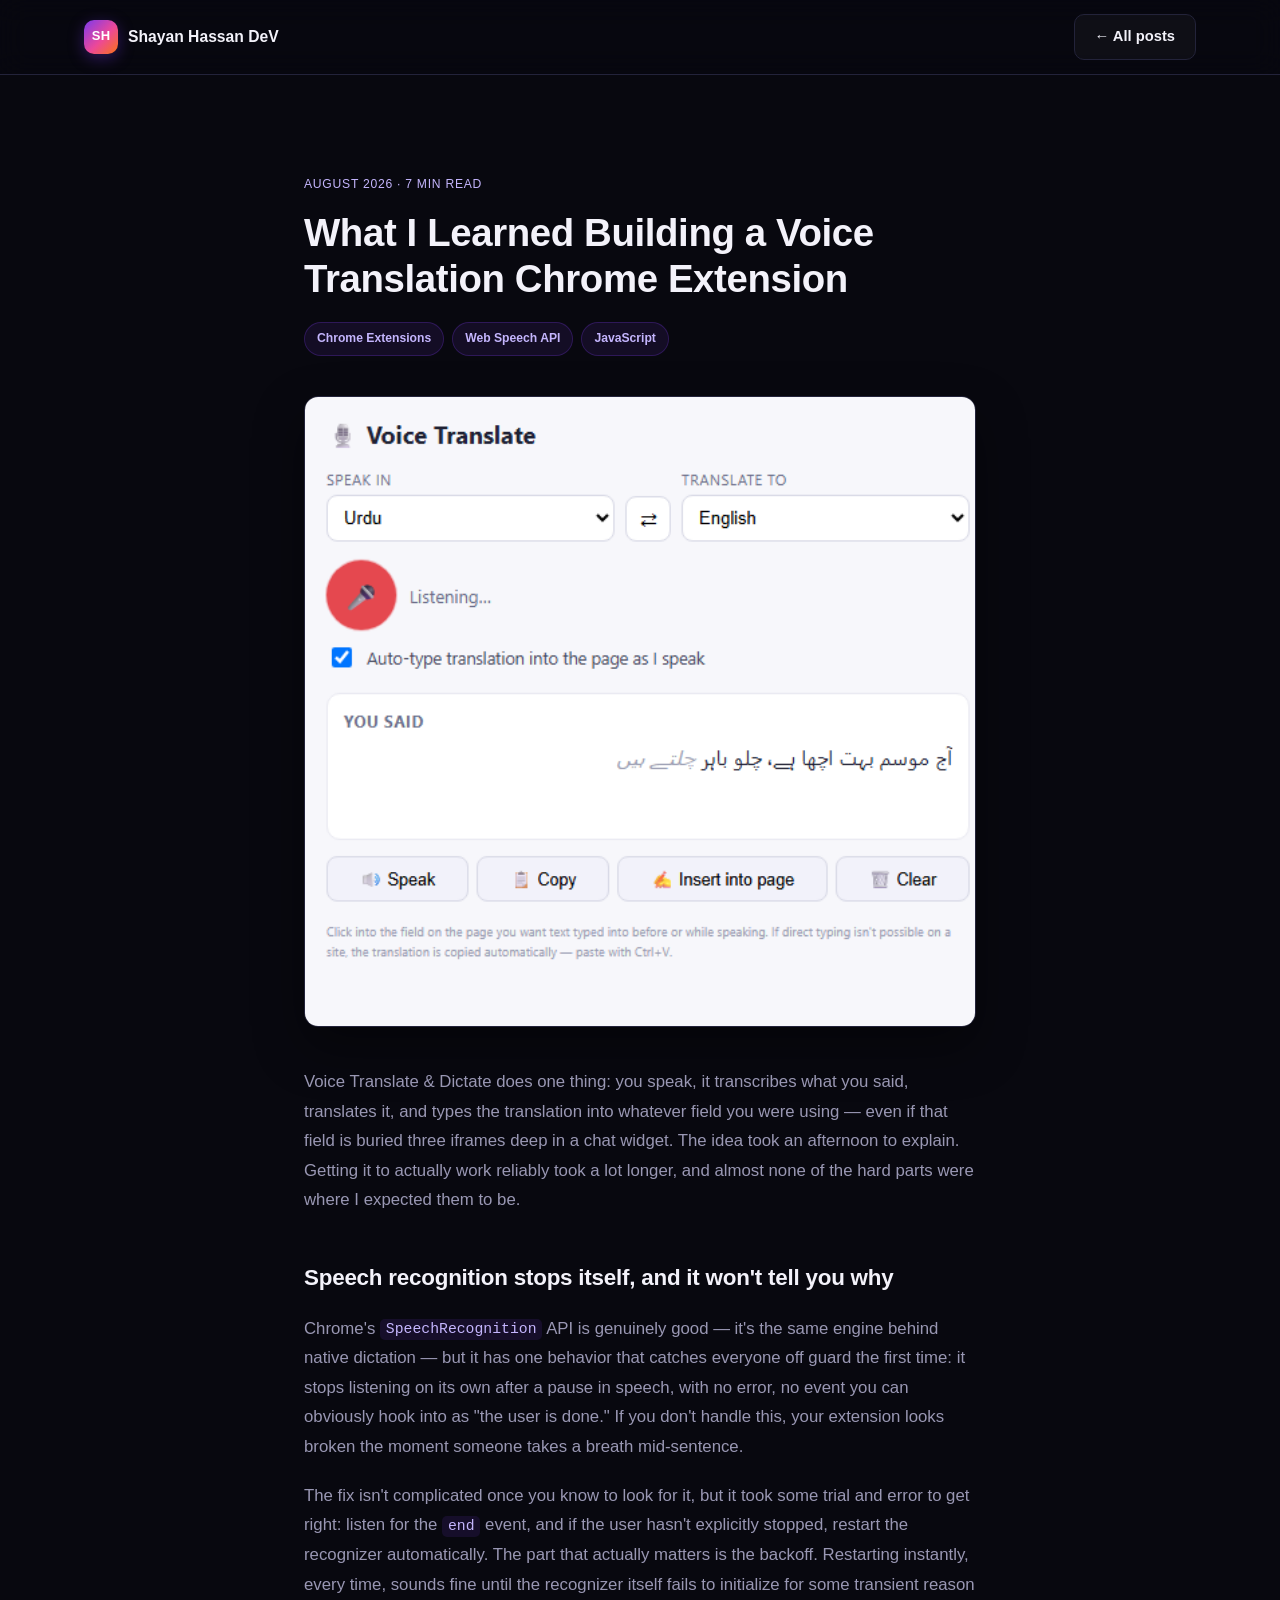
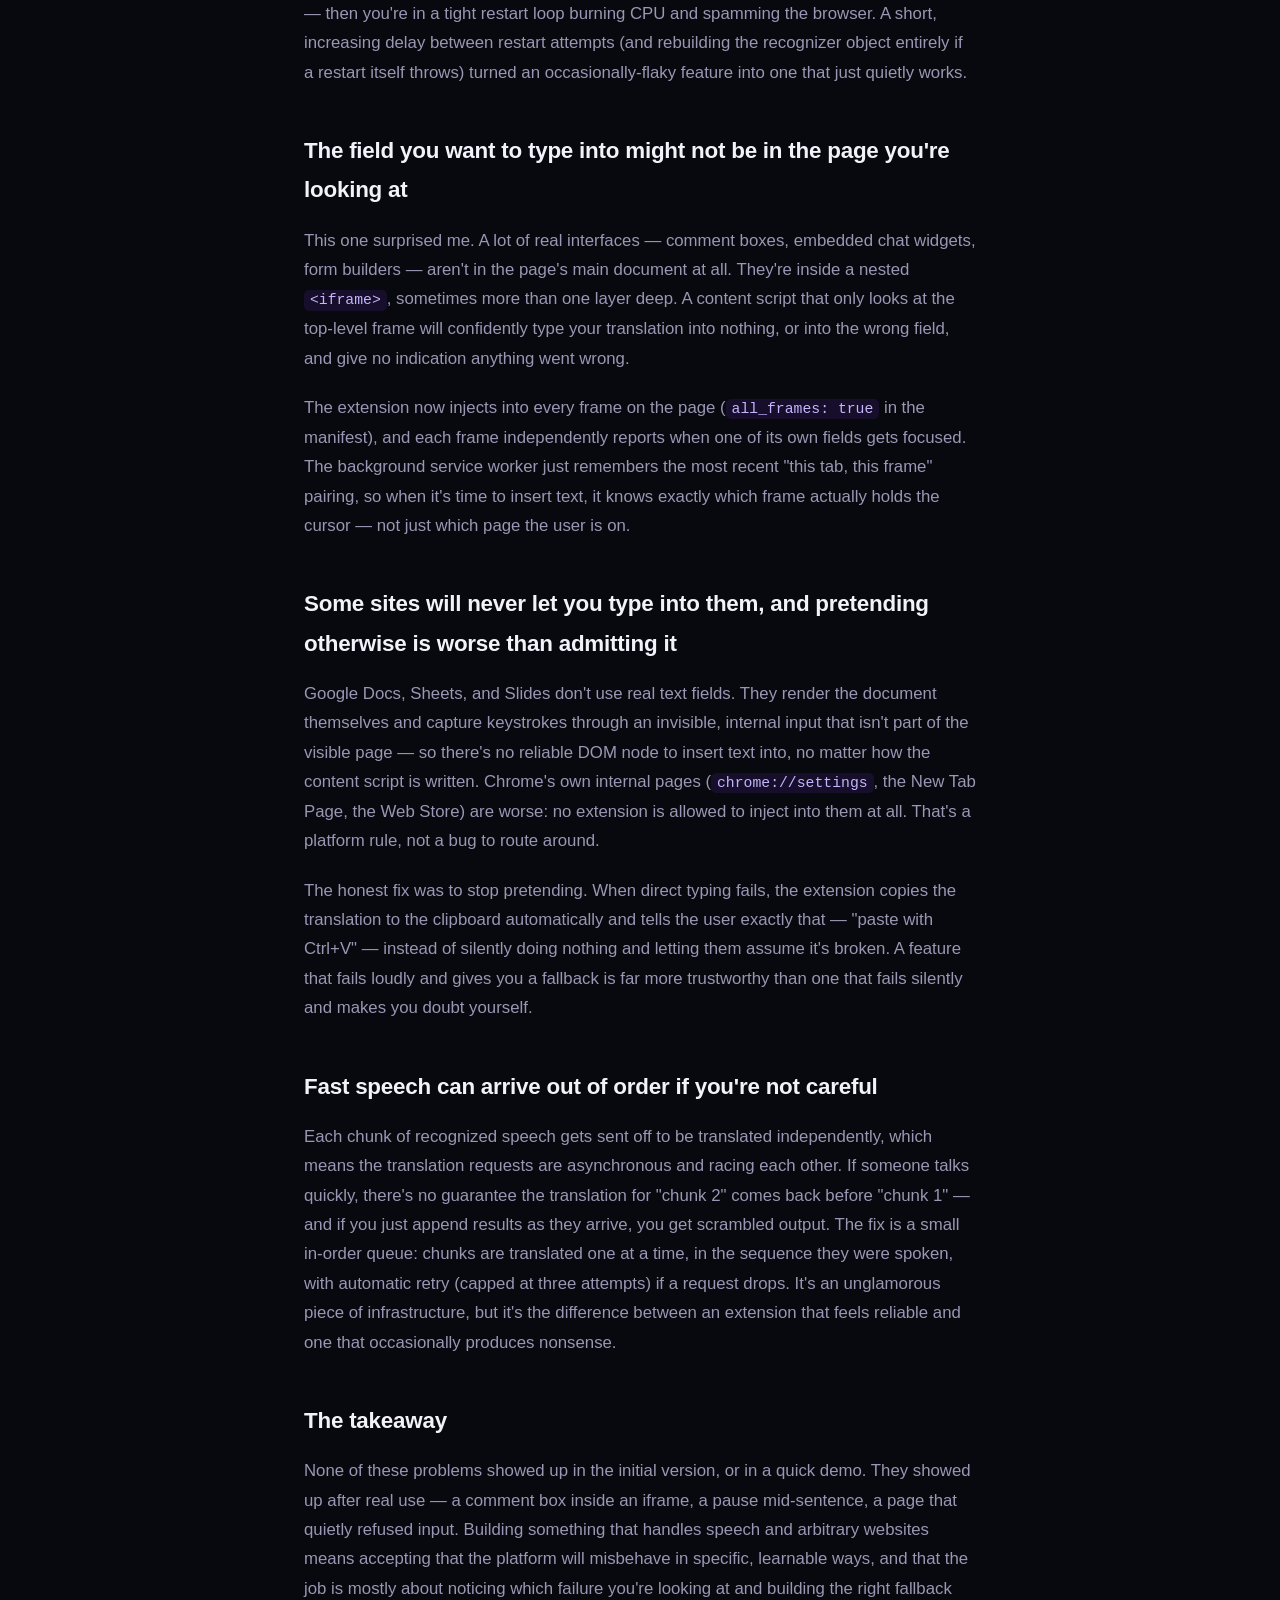
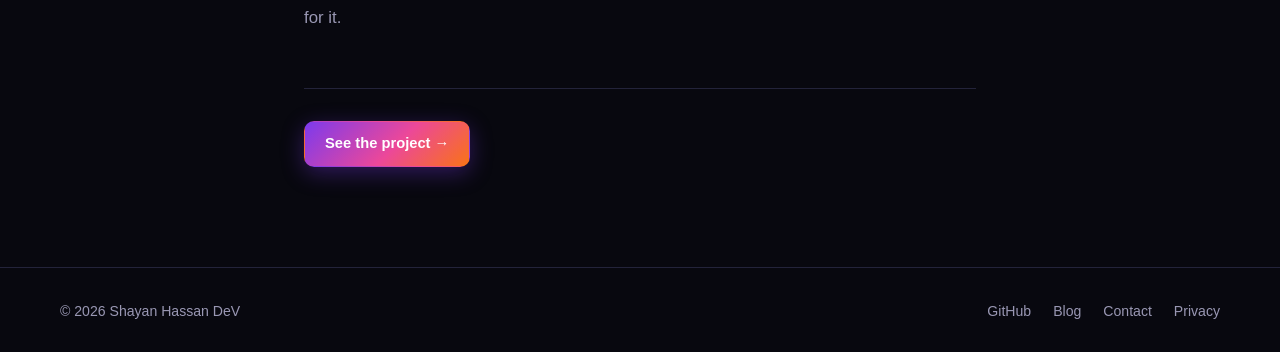
<file: blog/voice-extension-lessons.html>
<!DOCTYPE html>
<html lang="en">
<head>
<meta charset="UTF-8">
<meta name="viewport" content="width=device-width, initial-scale=1.0">
<title>What I Learned Building a Voice Translation Chrome Extension — Shayan Hassan DeV</title>
<meta name="description" content="Real lessons from building Voice Translate & Dictate: why speech recognition stops itself, how to target the right iframe, and what to do when a site won't let you type into it.">
<link rel="icon" href="[data-uri]">
<link rel="stylesheet" href="../styles.css">
<meta name="google-adsense-account" content="ca-pub-3437112698206021">
<script async src="https://pagead2.googlesyndication.com/pagead/js/adsbygoogle.js?client=ca-pub-3437112698206021" crossorigin="anonymous"></script>
</head>
<body>

<header class="nav">
  <div class="nav-inner">
    <a class="brand" href="../index.html">
      <span class="monogram">SH</span>
      <span class="brand-name">Shayan Hassan DeV</span>
    </a>
    <div class="nav-ctas">
      <a class="btn btn-ghost nav-cta" href="index.html">← All posts</a>
    </div>
  </div>
</header>

<main>
  <section class="section article">
    <div class="article-header">
      <span class="blog-card-date">August 2026 · 7 min read</span>
      <h1>What I Learned Building a Voice Translation Chrome Extension</h1>
      <div class="tags">
        <span class="tag">Chrome Extensions</span>
        <span class="tag">Web Speech API</span>
        <span class="tag">JavaScript</span>
      </div>
    </div>

    <img class="article-hero-image" src="../assets/voice-translate-screenshot.png" alt="Voice Translate & Dictate's side panel, showing the language pickers, live 'You said' transcript, and Speak/Copy/Insert/Clear actions">

    <div class="article-body">
      <p>Voice Translate &amp; Dictate does one thing: you speak, it transcribes what you said, translates it, and types the translation into whatever field you were using — even if that field is buried three iframes deep in a chat widget. The idea took an afternoon to explain. Getting it to actually work reliably took a lot longer, and almost none of the hard parts were where I expected them to be.</p>

      <h2>Speech recognition stops itself, and it won't tell you why</h2>
      <p>Chrome's <code>SpeechRecognition</code> API is genuinely good — it's the same engine behind native dictation — but it has one behavior that catches everyone off guard the first time: it stops listening on its own after a pause in speech, with no error, no event you can obviously hook into as "the user is done." If you don't handle this, your extension looks broken the moment someone takes a breath mid-sentence.</p>
      <p>The fix isn't complicated once you know to look for it, but it took some trial and error to get right: listen for the <code>end</code> event, and if the user hasn't explicitly stopped, restart the recognizer automatically. The part that actually matters is the backoff. Restarting instantly, every time, sounds fine until the recognizer itself fails to initialize for some transient reason — then you're in a tight restart loop burning CPU and spamming the browser. A short, increasing delay between restart attempts (and rebuilding the recognizer object entirely if a restart itself throws) turned an occasionally-flaky feature into one that just quietly works.</p>

      <h2>The field you want to type into might not be in the page you're looking at</h2>
      <p>This one surprised me. A lot of real interfaces — comment boxes, embedded chat widgets, form builders — aren't in the page's main document at all. They're inside a nested <code>&lt;iframe&gt;</code>, sometimes more than one layer deep. A content script that only looks at the top-level frame will confidently type your translation into nothing, or into the wrong field, and give no indication anything went wrong.</p>
      <p>The extension now injects into every frame on the page (<code>all_frames: true</code> in the manifest), and each frame independently reports when one of its own fields gets focused. The background service worker just remembers the most recent "this tab, this frame" pairing, so when it's time to insert text, it knows exactly which frame actually holds the cursor — not just which page the user is on.</p>

      <h2>Some sites will never let you type into them, and pretending otherwise is worse than admitting it</h2>
      <p>Google Docs, Sheets, and Slides don't use real text fields. They render the document themselves and capture keystrokes through an invisible, internal input that isn't part of the visible page — so there's no reliable DOM node to insert text into, no matter how the content script is written. Chrome's own internal pages (<code>chrome://settings</code>, the New Tab Page, the Web Store) are worse: no extension is allowed to inject into them at all. That's a platform rule, not a bug to route around.</p>
      <p>The honest fix was to stop pretending. When direct typing fails, the extension copies the translation to the clipboard automatically and tells the user exactly that — "paste with Ctrl+V" — instead of silently doing nothing and letting them assume it's broken. A feature that fails loudly and gives you a fallback is far more trustworthy than one that fails silently and makes you doubt yourself.</p>

      <h2>Fast speech can arrive out of order if you're not careful</h2>
      <p>Each chunk of recognized speech gets sent off to be translated independently, which means the translation requests are asynchronous and racing each other. If someone talks quickly, there's no guarantee the translation for "chunk 2" comes back before "chunk 1" — and if you just append results as they arrive, you get scrambled output. The fix is a small in-order queue: chunks are translated one at a time, in the sequence they were spoken, with automatic retry (capped at three attempts) if a request drops. It's an unglamorous piece of infrastructure, but it's the difference between an extension that feels reliable and one that occasionally produces nonsense.</p>

      <h2>The takeaway</h2>
      <p>None of these problems showed up in the initial version, or in a quick demo. They showed up after real use — a comment box inside an iframe, a pause mid-sentence, a page that quietly refused input. Building something that handles speech and arbitrary websites means accepting that the platform will misbehave in specific, learnable ways, and that the job is mostly about noticing which failure you're looking at and building the right fallback for it.</p>
    </div>

    <div class="article-footer">
      <a class="btn btn-primary" href="../index.html#projects">See the project →</a>
    </div>
  </section>
</main>

<footer class="footer">
  <div class="footer-inner">
    <span>© 2026 Shayan Hassan DeV</span>
    <div class="footer-links">
      <a href="https://github.com/shayan429" target="_blank" rel="noopener">GitHub</a>
      <a href="index.html">Blog</a>
      <a href="../index.html#contact">Contact</a>
      <a href="../privacy.html">Privacy</a>
    </div>
  </div>
</footer>

</body>
</html>
</file>
<file: styles.css>
:root {
  --bg: #08080f;
  --bg-alt: #0f0f1c;
  --card-bg: #12121f;
  --text: #f3f2fa;
  --text-muted: #9997b3;
  --border: #23233a;

  --purple: #7c3aed;
  --magenta: #ec4899;
  --orange: #f97316;
  --blue: #3b82f6;
  --indigo: #4338ca;
  --lavender: #c4b5fd;

  --accent-text: #ffffff;
  --shadow: 0 4px 24px rgba(0, 0, 0, 0.4);

  --gradient-brand: linear-gradient(135deg, var(--purple), var(--magenta) 55%, var(--orange));
  --gradient-cool: linear-gradient(135deg, var(--indigo), var(--blue));
  --gradient-hero:
    radial-gradient(circle at 20% 15%, rgba(124, 58, 237, 0.24), transparent 45%),
    radial-gradient(circle at 85% 20%, rgba(236, 72, 153, 0.20), transparent 45%),
    radial-gradient(circle at 60% 90%, rgba(59, 130, 246, 0.16), transparent 50%);
}

* { box-sizing: border-box; }
[hidden] { display: none !important; }
html { scroll-behavior: smooth; }

body {
  margin: 0;
  font-family: -apple-system, BlinkMacSystemFont, "Segoe UI", Roboto, Helvetica, Arial, sans-serif;
  background: var(--bg);
  color: var(--text);
  line-height: 1.6;
}

a { color: inherit; }
::selection { background: var(--magenta); color: white; }

/* Reveal-on-scroll */
.reveal { opacity: 0; transform: translateY(24px); transition: opacity 0.6s ease, transform 0.6s ease; }
.reveal.in-view { opacity: 1; transform: translateY(0); }

/* Nav */
.nav {
  position: sticky;
  top: 0;
  z-index: 30;
  background: rgba(8, 8, 15, 0.6);
  backdrop-filter: blur(14px);
  -webkit-backdrop-filter: blur(14px);
  border-bottom: 1px solid var(--border);
  transform: translateZ(0);
  will-change: transform;
}

.nav-inner {
  max-width: 1160px;
  margin: 0 auto;
  padding: 14px 24px;
  display: flex;
  align-items: center;
  gap: 24px;
}

.brand {
  display: flex;
  align-items: center;
  gap: 10px;
  text-decoration: none;
  margin-right: auto;
}

.monogram {
  width: 34px;
  height: 34px;
  border-radius: 10px;
  background: var(--gradient-brand);
  color: white;
  font-weight: 800;
  font-size: 13px;
  display: flex;
  align-items: center;
  justify-content: center;
  letter-spacing: 0.02em;
  box-shadow: 0 4px 16px rgba(124, 58, 237, 0.35);
}

.brand-name { font-weight: 700; font-size: 0.98rem; color: var(--text); }

.nav-links { display: flex; gap: 26px; }
.nav-links a { text-decoration: none; color: var(--text-muted); font-size: 0.92rem; transition: color 0.15s ease; }
.nav-links a:hover { color: var(--text); }

.nav-toggle {
  display: none;
  flex-direction: column;
  gap: 5px;
  background: none;
  border: none;
  cursor: pointer;
  padding: 6px;
}
.nav-toggle span { width: 22px; height: 2px; background: var(--text); border-radius: 2px; }

/* Buttons */
.btn {
  display: inline-block;
  text-decoration: none;
  border-radius: 10px;
  font-weight: 600;
  padding: 10px 20px;
  font-size: 0.92rem;
  transition: transform 0.18s ease, box-shadow 0.18s ease, opacity 0.18s ease;
  border: 1px solid transparent;
}
.btn:active { transform: translateY(1px); }

.btn-primary {
  background: var(--gradient-brand);
  color: #ffffff;
  box-shadow: 0 6px 22px rgba(124, 58, 237, 0.35);
}
.btn-primary:hover { box-shadow: 0 10px 30px rgba(236, 72, 153, 0.45); transform: translateY(-2px); }

.btn-ghost {
  background: rgba(255, 255, 255, 0.03);
  border-color: var(--border);
  color: var(--text);
}
.btn-ghost:hover { border-color: var(--purple); background: rgba(124, 58, 237, 0.08); transform: translateY(-2px); }

.btn-lg { padding: 14px 28px; font-size: 1rem; }

/* Shared type helpers */
.eyebrow {
  display: inline-block;
  text-transform: uppercase;
  letter-spacing: 0.1em;
  font-size: 0.72rem;
  font-weight: 700;
  color: var(--lavender);
  margin: 0 0 14px;
}
.eyebrow.center { display: block; text-align: center; }

.grad-text {
  background: var(--gradient-brand);
  -webkit-background-clip: text;
  background-clip: text;
  color: transparent;
}

.section-title-left { font-size: 2rem; margin: 0 0 20px; letter-spacing: -0.01em; }
.section-title-center {
  font-size: 2.1rem;
  text-align: center;
  margin: 0 auto 12px;
  letter-spacing: -0.01em;
  position: relative;
}
.section-sub-center { text-align: center; color: var(--text-muted); max-width: 560px; margin: 0 auto 48px; }

/* Hero */
.hero { position: relative; padding: 120px 24px 100px; overflow: hidden; }
.hero-bg { position: absolute; inset: 0; background: var(--gradient-hero); z-index: 0; }

.orb {
  position: absolute;
  border-radius: 50%;
  filter: blur(50px);
  opacity: 0.35;
  animation: float 10s ease-in-out infinite;
}
.orb-1 { width: 260px; height: 260px; background: var(--purple); top: -60px; left: 8%; }
.orb-2 { width: 220px; height: 220px; background: var(--magenta); bottom: -40px; right: 10%; animation-delay: -3s; }
.orb-3 { width: 180px; height: 180px; background: var(--blue); top: 30%; right: 30%; animation-delay: -6s; }

@keyframes float {
  0%, 100% { transform: translateY(0) translateX(0); }
  50% { transform: translateY(-24px) translateX(12px); }
}

.hero-grid {
  position: relative;
  z-index: 1;
  max-width: 1160px;
  margin: 0 auto;
  display: grid;
  grid-template-columns: 1.1fr 0.9fr;
  gap: 56px;
  align-items: center;
}

.hero h1 { font-size: clamp(2.2rem, 5vw, 3.4rem); font-weight: 800; line-height: 1.1; margin: 0 0 14px; letter-spacing: -0.02em; }
.hero-sub-heading { font-size: clamp(1.1rem, 2.4vw, 1.5rem); font-weight: 600; color: var(--text); margin: 0 0 20px; }
.hero-desc { color: var(--text-muted); font-size: 1.05rem; max-width: 520px; margin: 0 0 32px; }
.hero-actions { display: flex; gap: 14px; flex-wrap: wrap; }
.hero-actions.center { justify-content: center; }

/* Hero code panel */
.hero-visual { position: relative; min-width: 0; }
.code-panel {
  background: rgba(18, 18, 31, 0.85);
  border: 1px solid var(--border);
  border-radius: 16px;
  box-shadow: 0 20px 60px rgba(0, 0, 0, 0.5), 0 0 0 1px rgba(124, 58, 237, 0.08);
  backdrop-filter: blur(8px);
  overflow: hidden;
}
.code-panel-bar {
  display: flex; align-items: center; gap: 8px;
  padding: 12px 14px;
  border-bottom: 1px solid var(--border);
  background: rgba(255, 255, 255, 0.02);
}
.dot { width: 10px; height: 10px; border-radius: 50%; }
.dot.red { background: #ff5f57; }
.dot.yellow { background: #febc2e; }
.dot.green { background: #28c840; }
.code-panel-title { margin-left: 10px; font-size: 0.78rem; color: var(--text-muted); font-family: "SFMono-Regular", Menlo, Consolas, monospace; }

.code-lines {
  margin: 0;
  padding: 20px 18px;
  font-family: "SFMono-Regular", Menlo, Consolas, monospace;
  font-size: 0.86rem;
  line-height: 1.8;
  color: var(--text);
  overflow-x: auto;
}
.code-lines .cm { color: var(--text-muted); }
.code-lines .kw { color: var(--magenta); }
.code-lines .fn { color: var(--blue); }
.code-lines .va { color: var(--lavender); }
.code-lines .st { color: var(--orange); }

.node {
  position: absolute;
  width: 10px; height: 10px;
  border-radius: 50%;
  background: var(--gradient-brand);
  box-shadow: 0 0 16px rgba(236, 72, 153, 0.7);
  animation: pulse 3s ease-in-out infinite;
}
.node-1 { top: -10px; right: 20%; animation-delay: 0s; }
.node-2 { bottom: 10%; left: -12px; animation-delay: -1s; }
.node-3 { top: 45%; right: -10px; animation-delay: -2s; }
@keyframes pulse { 0%, 100% { opacity: 0.5; transform: scale(1); } 50% { opacity: 1; transform: scale(1.4); } }

/* Sections */
.section { padding: 100px 24px; max-width: 1160px; margin: 0 auto; }
.section-alt { max-width: none; background: var(--bg-alt); }
.section-alt > * { max-width: 1160px; margin-left: auto; margin-right: auto; }
.github-section, .contact-section { text-align: center; }

/* About */
.about-grid { display: grid; grid-template-columns: 1.1fr 0.9fr; gap: 64px; align-items: center; }
.about-copy { color: var(--text-muted); font-size: 1.02rem; margin: 0 0 16px; }

.dev-card {
  background: var(--card-bg);
  border: 1px solid var(--border);
  border-radius: 16px;
  overflow: hidden;
  box-shadow: var(--shadow);
  max-width: 340px;
  margin: 0 auto;
}
.dev-card-bar { display: flex; gap: 8px; padding: 12px 14px; border-bottom: 1px solid var(--border); }
.dev-card-body { padding: 28px 24px 32px; font-family: "SFMono-Regular", Menlo, Consolas, monospace; }
.dev-card-name { font-size: 0.82rem; letter-spacing: 0.06em; color: var(--text-muted); margin: 0 0 20px; }
.dev-card-list { list-style: none; margin: 0; padding: 0; display: flex; flex-direction: column; gap: 14px; }
.dev-card-list li { font-size: 1.15rem; font-weight: 700; display: flex; align-items: center; gap: 12px; letter-spacing: 0.02em; }
.bullet { width: 8px; height: 8px; border-radius: 50%; }
.b1 { background: var(--purple); box-shadow: 0 0 10px var(--purple); }
.b2 { background: var(--magenta); box-shadow: 0 0 10px var(--magenta); }
.b3 { background: var(--orange); box-shadow: 0 0 10px var(--orange); }
.b4 { background: var(--blue); box-shadow: 0 0 10px var(--blue); }

/* Featured project */
.featured-project {
  display: grid;
  grid-template-columns: 1fr 1fr;
  gap: 48px;
  align-items: center;
  background: var(--card-bg);
  border: 1px solid var(--border);
  border-radius: 22px;
  padding: 40px;
  position: relative;
  box-shadow: 0 0 0 1px rgba(124, 58, 237, 0.08), 0 30px 60px rgba(0, 0, 0, 0.35);
}
.featured-project::before {
  content: "";
  position: absolute;
  inset: -1px;
  border-radius: 22px;
  padding: 1px;
  background: var(--gradient-brand);
  -webkit-mask: linear-gradient(#fff 0 0) content-box, linear-gradient(#fff 0 0);
  -webkit-mask-composite: xor;
  mask-composite: exclude;
  opacity: 0.55;
  pointer-events: none;
}

.featured-visual { position: relative; padding: 0 28px 44px 0; min-width: 0; }

.device-frame {
  display: block;
  text-decoration: none;
  overflow: hidden;
  background: #0d0d18;
  box-shadow: 0 20px 50px rgba(0, 0, 0, 0.4);
  transition: transform 0.25s ease, box-shadow 0.25s ease, border-color 0.25s ease;
  cursor: pointer;
}
.device-frame:hover { transform: translateY(-4px); border-color: var(--purple); }
.device-frame img { display: block; width: 100%; height: auto; }

.device-laptop {
  border-radius: 14px;
  border: 1px solid var(--border);
}
.device-laptop:hover { box-shadow: 0 26px 60px rgba(124, 58, 237, 0.3); }

.browser-bar { display: flex; align-items: center; gap: 8px; padding: 10px 12px; background: rgba(255, 255, 255, 0.03); border-bottom: 1px solid var(--border); }
.browser-addr { margin-left: 12px; font-size: 0.74rem; color: var(--text-muted); background: rgba(255, 255, 255, 0.04); padding: 4px 10px; border-radius: 999px; overflow: hidden; text-overflow: ellipsis; white-space: nowrap; }

.device-phone {
  position: absolute;
  right: 0;
  bottom: 0;
  width: 38%;
  min-width: 110px;
  border-radius: 22px;
  border: 4px solid #0d0d18;
  box-shadow: 0 20px 40px rgba(0, 0, 0, 0.5);
}
.device-phone:hover { box-shadow: 0 24px 48px rgba(236, 72, 153, 0.3); }
.phone-notch { width: 30%; height: 5px; background: rgba(255, 255, 255, 0.15); border-radius: 4px; margin: 7px auto; }

.featured-copy h3 { font-size: 1.6rem; margin: 0 0 12px; }
.project-title-link {
  text-decoration: none;
  color: var(--text);
  transition: color 0.2s ease;
}
.project-title-link:hover { color: var(--lavender); }
.featured-copy p { color: var(--text-muted); margin: 0 0 20px; }

.tags { display: flex; flex-wrap: wrap; gap: 8px; margin-bottom: 24px; }
.tag {
  font-size: 0.76rem;
  font-weight: 600;
  padding: 6px 12px;
  border-radius: 999px;
  background: rgba(124, 58, 237, 0.1);
  border: 1px solid rgba(124, 58, 237, 0.25);
  color: var(--lavender);
}

.featured-actions { display: flex; flex-wrap: wrap; gap: 12px; }

.coming-soon-grid { display: grid; grid-template-columns: repeat(2, 1fr); gap: 20px; margin-top: 24px; }
.coming-soon-card {
  border: 1px dashed var(--border);
  border-radius: 16px;
  padding: 40px 24px;
  text-align: center;
  color: var(--text-muted);
}
.cs-icon { display: block; font-size: 1.6rem; margin-bottom: 10px; opacity: 0.6; }

/* Skills */
.skills-grid { display: grid; grid-template-columns: repeat(3, 1fr); gap: 24px; }
.skill-card {
  background: var(--card-bg);
  border: 1px solid var(--border);
  border-radius: 16px;
  padding: 28px;
  transition: transform 0.2s ease, box-shadow 0.2s ease;
}
.skill-card:hover { transform: translateY(-4px); box-shadow: var(--shadow); }
.skill-card h3 { display: flex; align-items: center; gap: 10px; font-size: 1.05rem; margin: 0 0 18px; }
.skill-dot { width: 10px; height: 10px; border-radius: 50%; }
.d1 { background: var(--purple); box-shadow: 0 0 10px var(--purple); }
.d2 { background: var(--magenta); box-shadow: 0 0 10px var(--magenta); }
.d3 { background: var(--blue); box-shadow: 0 0 10px var(--blue); }

/* Experiments */
.experiments-grid { display: grid; grid-template-columns: repeat(3, 1fr); gap: 22px; }
.experiment-card {
  background: var(--card-bg);
  border: 1px solid var(--border);
  border-radius: 16px;
  padding: 30px 26px;
  transition: transform 0.2s ease, box-shadow 0.2s ease, border-color 0.2s ease;
}
.experiment-card:hover { transform: translateY(-5px); border-color: var(--purple); box-shadow: 0 16px 40px rgba(124, 58, 237, 0.2); }
.exp-icon { font-size: 1.6rem; display: block; margin-bottom: 14px; }
.experiment-card h3 { font-size: 1.05rem; margin: 0 0 8px; }
.experiment-card p { color: var(--text-muted); font-size: 0.9rem; margin: 0; }

/* Blog */
.blog-grid { display: grid; grid-template-columns: repeat(3, 1fr); gap: 24px; }
.blog-card {
  display: block;
  text-decoration: none;
  color: var(--text);
  background: var(--card-bg);
  border: 1px solid var(--border);
  border-radius: 16px;
  padding: 26px;
  transition: transform 0.2s ease, box-shadow 0.2s ease, border-color 0.2s ease;
}
.blog-card:hover { transform: translateY(-4px); border-color: var(--purple); box-shadow: 0 16px 40px rgba(124, 58, 237, 0.2); }
.blog-card-date { display: block; font-size: 0.76rem; color: var(--lavender); text-transform: uppercase; letter-spacing: 0.06em; margin-bottom: 12px; }
.blog-card h3 { font-size: 1.15rem; margin: 0 0 10px; line-height: 1.35; }
.blog-card p { color: var(--text-muted); font-size: 0.92rem; margin: 0 0 16px; }
.blog-card-cta { font-size: 0.86rem; font-weight: 600; color: var(--text); }
.blog-more { text-align: center; margin-top: 32px; }

.blog-card-thumb {
  display: block;
  width: 100%;
  aspect-ratio: 16 / 10;
  object-fit: cover;
  object-position: top;
  border-radius: 10px;
  margin-bottom: 18px;
  border: 1px solid var(--border);
}

.article-hero-image {
  display: block;
  width: 100%;
  border-radius: 14px;
  border: 1px solid var(--border);
  box-shadow: 0 20px 50px rgba(0, 0, 0, 0.4);
  margin-bottom: 40px;
}

.article-body img {
  display: block;
  width: 100%;
  border-radius: 12px;
  border: 1px solid var(--border);
  box-shadow: 0 16px 40px rgba(0, 0, 0, 0.35);
  margin: 8px 0 28px;
}
.article-body figcaption {
  color: var(--text-muted);
  font-size: 0.85rem;
  text-align: center;
  margin: -20px 0 28px;
}

/* Article pages */
.article { max-width: 720px; }
.article-header { margin-bottom: 40px; }
.article-header .blog-card-date { margin-bottom: 16px; }
.article-header h1 { font-size: clamp(1.8rem, 4vw, 2.4rem); line-height: 1.2; margin: 0 0 16px; letter-spacing: -0.01em; }
.article-header .tags { margin-top: 20px; }

.article-body { color: var(--text-muted); font-size: 1.05rem; line-height: 1.75; }
.article-body h2 { color: var(--text); font-size: 1.4rem; margin: 44px 0 16px; letter-spacing: -0.01em; }
.article-body h2:first-child { margin-top: 0; }
.article-body h3 { color: var(--text); font-size: 1.15rem; margin: 32px 0 12px; }
.article-body p { margin: 0 0 20px; }
.article-body ul, .article-body ol { margin: 0 0 20px; padding-left: 24px; }
.article-body li { margin-bottom: 10px; }
.article-body strong { color: var(--text); }
.article-body a { color: var(--lavender); }
.article-body code {
  font-family: "SFMono-Regular", Menlo, Consolas, monospace;
  font-size: 0.88em;
  background: rgba(124, 58, 237, 0.12);
  color: var(--lavender);
  padding: 0.15em 0.4em;
  border-radius: 5px;
}
.article-body pre {
  background: #0d0d18;
  border: 1px solid var(--border);
  border-radius: 12px;
  padding: 20px;
  overflow-x: auto;
  margin: 0 0 24px;
}
.article-body pre code { background: none; padding: 0; color: var(--text); font-size: 0.86rem; line-height: 1.6; }
.article-body blockquote {
  margin: 0 0 24px;
  padding: 4px 0 4px 20px;
  border-left: 3px solid var(--purple);
  color: var(--text);
  font-style: italic;
}
.article-footer { margin-top: 56px; padding-top: 32px; border-top: 1px solid var(--border); }

.blog-index-grid { display: grid; grid-template-columns: repeat(2, 1fr); gap: 24px; margin-bottom: 20px; }

/* GitHub */
.github-stat { color: var(--text-muted); font-size: 0.9rem; margin: -20px 0 28px; min-height: 1.2em; }

/* Legal pages */
.legal { max-width: 760px; }
.legal .section-title-left { margin-bottom: 8px; }
.legal .section-sub-left { color: var(--text-muted); margin: 0 0 40px; }

.legal-body { color: var(--text-muted); font-size: 1rem; }
.legal-body h3 { color: var(--text); margin: 32px 0 12px; font-size: 1.1rem; }
.legal-body h3:first-child { margin-top: 0; }
.legal-body p { margin: 0 0 16px; }
.legal-body ul { margin: 0 0 16px; padding-left: 22px; }
.legal-body li { margin-bottom: 8px; }
.legal-body a { color: var(--lavender); }

/* Footer */
.footer { border-top: 1px solid var(--border); padding: 32px 24px; }
.footer-inner { max-width: 1160px; margin: 0 auto; display: flex; justify-content: space-between; align-items: center; color: var(--text-muted); font-size: 0.88rem; flex-wrap: wrap; gap: 12px; }
.footer-links { display: flex; gap: 22px; }
.footer-links a { text-decoration: none; }
.footer-links a:hover { color: var(--text); }

/* Responsive */
@media (max-width: 960px) {
  .hero-grid { grid-template-columns: 1fr; }
  .about-grid { grid-template-columns: 1fr; }
  .featured-project { grid-template-columns: 1fr; }
  .skills-grid { grid-template-columns: 1fr 1fr; }
  .experiments-grid { grid-template-columns: 1fr 1fr; }
  .blog-grid, .blog-index-grid { grid-template-columns: 1fr 1fr; }
}

@media (max-width: 720px) {
  .nav-links, .nav-cta { display: none; }
  .nav-toggle { display: flex; }
  .nav-links.open {
    display: flex; flex-direction: column;
    position: absolute; top: 100%; left: 0; right: 0;
    background: var(--bg); border-bottom: 1px solid var(--border);
    padding: 16px 24px; gap: 16px;
  }
  .hero { padding: 90px 20px 70px; }
  .skills-grid, .experiments-grid, .coming-soon-grid, .blog-grid, .blog-index-grid { grid-template-columns: 1fr; }
  .section { padding: 70px 20px; }
  .code-lines { font-size: 0.76rem; padding: 16px 14px; }
}
</file>
